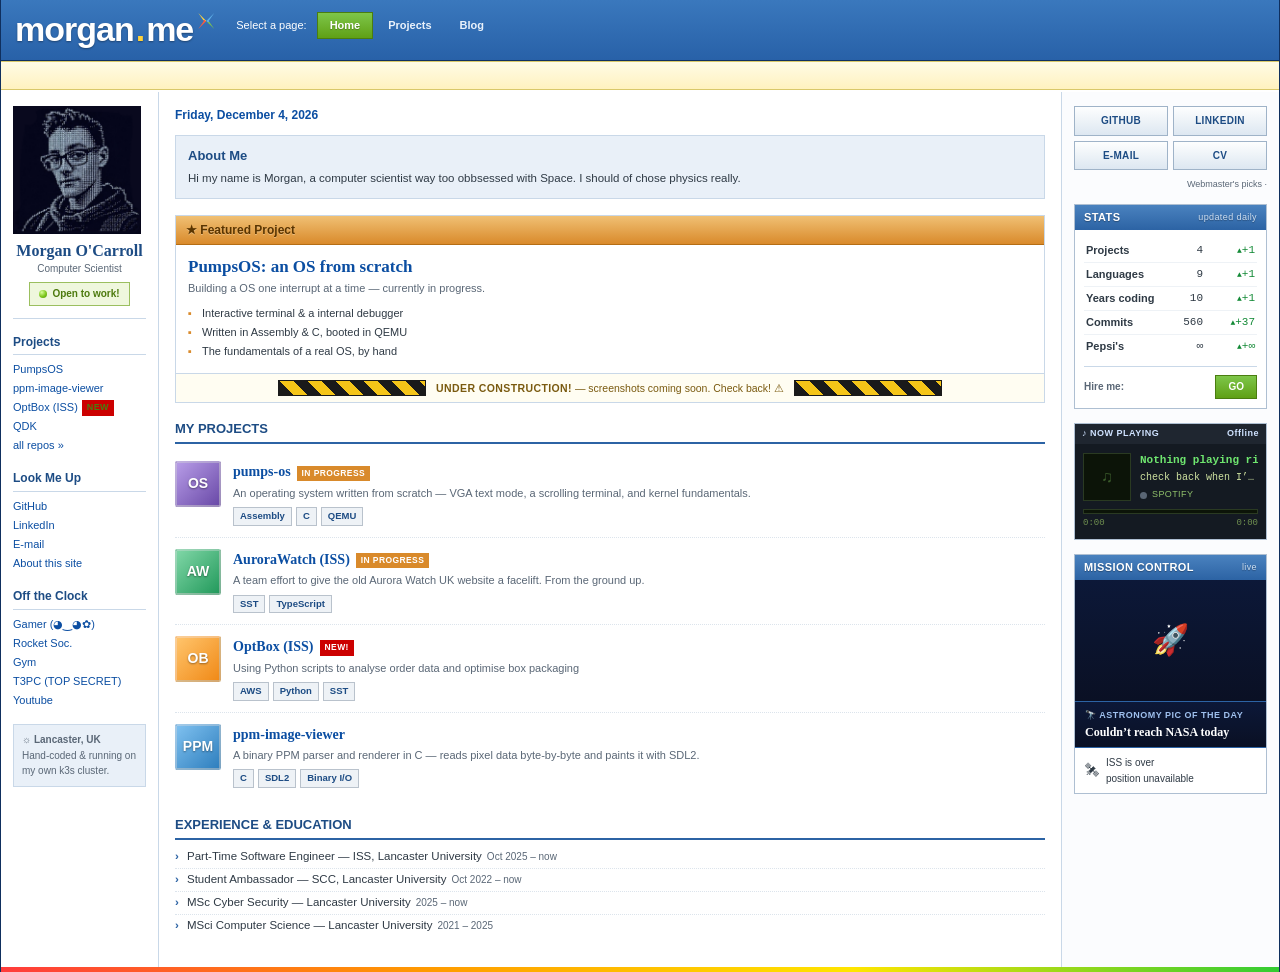
<file: index.html>
<!DOCTYPE html>
<html lang="en">
<head>
<meta charset="UTF-8">
<meta name="viewport" content="width=device-width, initial-scale=1.0">
<title>morgan.me :: Home</title>
<link rel="stylesheet" href="css/msn-portal.css">
<link rel="stylesheet" href="css/msn-combined.css">
<link rel="stylesheet" href="css/widgets.css">
<link rel="icon" href="data:image/svg+xml,<svg xmlns='http://www.w3.org/2000/svg' viewBox='0 0 100 100'><rect width='100' height='100' fill='%231f5096'/><text x='50' y='74' font-size='58' font-family='Arial' font-weight='bold' fill='white' text-anchor='middle'>m</text></svg>">
</head>
<body>

<div class="portal" data-screen-label="Combined Home">

  <!-- ===================== MASTHEAD ===================== -->
  <header class="masthead">
    <div class="masthead-grid">
      <div class="logo">morgan<span class="dot">.</span>me<span class="fly"></span></div>

      <div class="cat-row">
        <span class="cat-label">Select a page:</span>
        <span class="cats">
          <a class="on" href="#top">Home</a>
          <a href="projects.html">Projects</a>
          <a href="blog.html">Blog</a>
        </span>
      </div>
    </div>
  </header>

  <!-- ===================== MARQUEE ===================== -->
  <div class="marquee">
    <div class="marquee-in">
      <span class="star">&#10022;</span> Welcome to morgan.me &nbsp;&nbsp;
      <span class="star">&#10022;</span> Software Engineer at the Innovation Hub @ Lancaster Uni &nbsp;&nbsp;
      <span class="star">&#10022;</span> <span class="blink">NEW!</span> Researching trust based services for resource constained satellites &nbsp;&nbsp;
      <span class="star">&#10022;</span> Now building PumpsOS &nbsp;&nbsp;
      <span class="star">&#10022;</span> Open to work &mdash; let's talk &nbsp;&nbsp;
    </div>
  </div>

  <!-- ===================== CONTENT ===================== -->
  <div class="content" id="top">
    <div class="cols">

      <!-- ---------- LEFT SIDEBAR ---------- -->
      <nav class="col-left">

        <!-- profile card (from IE6 edition) -->
        <div class="profile-card">
          <div class="profile-frame">
            <img src="classified/me.png" alt="Morgan">
          </div>
          <div class="profile-name">Morgan O'Carroll</div>
          <div class="profile-role">Computer Scientist</div>
          <div class="profile-status"><span class="led"></span> Open to work!</div>
        </div>

        <div class="navgroup">
          <h3>Projects</h3>
          <ul class="navlist">
            <li><a href="https://github.com/OCarrollM/pumpsOS" target="_blank">PumpsOS</a></li>
            <li><a href="https://github.com/OCarrollM/cImageViewer" target="_blank">ppm-image-viewer</a></li>
            <li><a href="https://optbox.co.uk" target="_blank">OptBox (ISS)</a><span class="tag-new">NEW</span></li>
            <li><a href="https://github.com/OCarrollM/QDK" target="_blank">QDK</a></li>
            <li><a href="https://github.com/OCarrollM?tab=repositories" target="_blank">all repos &raquo;</a></li>
          </ul>
        </div>

        <div class="navgroup">
          <h3>Look Me Up</h3>
          <ul class="navlist">
            <li><a href="https://github.com/OCarrollM" target="_blank">GitHub</a></li>
            <li><a href="https://www.linkedin.com/in/morganocarroll/" target="_blank">LinkedIn</a></li>
            <li><a href="mailto:morganocarroll01@gmail.com">E-mail</a></li>
            <li><a href="#about">About this site</a></li>
          </ul>
        </div>

        <div class="navgroup">
          <h3>Off the Clock</h3>
          <ul class="navlist">
            <li><a href="https://steamcommunity.com/id/StealthPlayz">Gamer (◕‿◕✿)</a></li>
            <li><a href="https://lancaster-rocketry-society.github.io/Website/">Rocket Soc.</a></li>
            <li><a href="#">Gym</a></li>
            <li><a href="#">T3PC (TOP SECRET)</a></li>
            <li><a href="https://www.youtube.com/channel/UCS5soGLiinzxpFf4wolm-XQ">Youtube</a></li>
          </ul>
        </div>

        <div class="sidebar-note">
          <b>&#9788; Lancaster, UK</b><br>
          Hand-coded &amp; running on my own k3s cluster.
        </div>
      </nav>

      <!-- ---------- CENTER COLUMN ---------- -->
      <main class="col-mid">
        <div class="datebar" id="datebar">Loading the date...</div>

        <!-- About blurb -->
        <section class="aboutblurb" id="about">
          <h2>About Me</h2>
          Hi my name is Morgan, a computer scientist way too obbsessed with Space. I should of chose physics really.
        </section>

        <!-- Feature card with under-construction note -->
        <section class="feature" id="projects">
          <div class="feature-head">&#9733; Featured Project</div>
          <div class="feature-body">
            <div class="feature-main">
              <div class="feature-title"><a href="https://github.com/OCarrollM/pumpsOS" target="_blank">PumpsOS: an OS from scratch</a></div>
              <div class="feature-sub">Building a OS one interrupt at a time &mdash; currently in progress.</div>
              <ul class="feature-list">
                <li>Interactive terminal &amp; a internal debugger</li>
                <li>Written in Assembly &amp; C, booted in QEMU</li>
                <li>The fundamentals of a real OS, by hand</li>
              </ul>
            </div>
          </div>
          <div class="construction">
            <span class="barber"></span>
            <span><b>UNDER CONSTRUCTION!</b> &mdash; screenshots coming soon. Check back! &#9888;</span>
            <span class="barber"></span>
          </div>
        </section>

        <!-- Projects as rich cards (from IE6 edition) -->
        <section class="newsblock">
          <h2>MY PROJECTS</h2>
          <div class="pcards">
            <article class="pcard">
              <div class="pcard-ico ic-os">OS</div>
              <div class="pcard-main">
                <div class="pcard-name"><a href="https://github.com/OCarrollM/pumpsOS" target="_blank">pumps-os</a><span class="tag-hot">IN PROGRESS</span></div>
                <div class="pcard-desc">An operating system written from scratch &mdash; VGA text mode, a scrolling terminal, and kernel fundamentals.</div>
                <div class="pcard-chips"><span class="pchip">Assembly</span><span class="pchip">C</span><span class="pchip">QEMU</span></div>
              </div>
            </article>
            <article class="pcard">
              <div class="pcard-ico ic-k8">AW</div>
              <div class="pcard-main">
                <div class="pcard-name"><a href="#" target="_blank">AuroraWatch (ISS)</a><span class="tag-hot">IN PROGRESS</span></div>
                <div class="pcard-desc">A team effort to give the old Aurora Watch UK website a facelift. From the ground up.</div>
                <div class="pcard-chips"><span class="pchip">SST</span><span class="pchip">TypeScript</span></div>
              </div>
            </article>
            <article class="pcard">
              <div class="pcard-ico ic-aws">OB</div>
              <div class="pcard-main">
                <div class="pcard-name"><a href="https://optbox.co.uk/" target="_blank">OptBox (ISS)</a><span class="tag-new blink">NEW!</span></div>
                <div class="pcard-desc">Using Python scripts to analyse order data and optimise box packaging</div>
                <div class="pcard-chips"><span class="pchip">AWS</span><span class="pchip">Python</span><span class="pchip">SST</span></div>
              </div>
            </article>
            <article class="pcard">
              <div class="pcard-ico ic-c">PPM</div>
              <div class="pcard-main">
                <div class="pcard-name"><a href="https://github.com/OCarrollM/cImageViewer" target="_blank">ppm-image-viewer</a></div>
                <div class="pcard-desc">A binary PPM parser and renderer in C &mdash; reads pixel data byte-by-byte and paints it with SDL2.</div>
                <div class="pcard-chips"><span class="pchip">C</span><span class="pchip">SDL2</span><span class="pchip">Binary I/O</span></div>
              </div>
            </article>
          </div>
        </section>

        <!-- Experience as a headline block -->
        <section class="newsblock" id="experience">
          <h2>EXPERIENCE &amp; EDUCATION</h2>
          <ul class="newslist">
            <li>Part-Time Software Engineer &mdash; ISS, Lancaster University<span class="when">Oct 2025 &ndash; now</span></li>
            <li>Student Ambassador &mdash; SCC, Lancaster University<span class="when">Oct 2022 &ndash; now</span></li>
            <li>MSc Cyber Security &mdash; Lancaster University<span class="when">2025 &ndash; now</span></li>
            <li>MSci Computer Science &mdash; Lancaster University<span class="when">2021 &ndash; 2025</span></li>
          </ul>
        </section>
      </main>

      <!-- ---------- RIGHT COLUMN ---------- -->
      <aside class="col-right">

        <!-- sign-in style buttons -->
        <div class="signins">
          <a class="signin" href="https://github.com/OCarrollM" target="_blank">GitHub</a>
          <a class="signin" href="https://www.linkedin.com/in/morganocarroll/" target="_blank">LinkedIn</a>
          <a class="signin" href="mailto:morganocarroll01@gmail.com">E-mail</a>
          <a class="signin" href="#" download>CV</a>
        </div>
        <div class="adfeedback">Webmaster's picks &middot;</div>

        <!-- STATS module (MONEY style) -->
        <div class="module">
          <div class="module-head"><span>Stats</span><span class="mini">updated daily</span></div>
          <div class="module-body">
            <table class="ticker">
              <tr><td class="name">Projects</td><td class="val">4</td><td class="chg up">+1</td></tr>
              <tr><td class="name">Languages</td><td class="val">9</td><td class="chg up">+1</td></tr>
              <tr><td class="name">Years coding</td><td class="val">10</td><td class="chg up">+1</td></tr>
              <tr><td class="name">Commits</td><td class="val">560</td><td class="chg up">+37</td></tr>
              <tr><td class="name">Pepsi's</td><td class="val">&#8734;</td><td class="chg up">+&#8734;</td></tr>
            </table>
            <div class="hirerow">
              <span class="lbl">Hire me:</span>
              <a href="mailto:morganocarroll01@gmail.com">GO</a>
            </div>
          </div>
        </div>

        <!-- NOW PLAYING -->
        <div class="module">
          <div class="winamp-bar"><span>♪ NOW PLAYING</span><span id="np-state">Offline</span></div>
          <div class="np-body">
            <div class="np">
              <div class="np-art" id="np-art">♫</div>
              <div class="np-info">
                <div class="np-title" id="np-title"><span class="scroll">Nothing playing right now</span></div>
                <div class="np-artist" id="np-artist">check back when I'm at the keyboard</div>
                <div class="np-state"><span class="np-dot off" id="np-dot"></span> <span>Spotify</span></div>
              </div>
            </div>
            <div class="np-prog"><div class="np-prog-fill" id="np-fill"></div></div>
            <div class="np-times"><span id="np-cur">0:00</span><span id="np-dur">0:00</span></div>
          </div>
        </div>

        <!-- SPACE WIDGET (live: NASA picture of the day + ISS) -->
        <div class="module">
          <div class="module-head"><span>Mission Control</span><span class="mini">live</span></div>
          <div class="space-body">
            <a class="apod" id="apod-link" href="https://apod.nasa.gov/apod/" target="_blank" rel="noopener">
              <div class="apod-img apod-empty" id="apod-img">&#128640;</div>
              <div class="apod-cap">
                <div class="apod-label">&#128301; Astronomy Pic of the Day</div>
                <div class="apod-title" id="apod-title">Loading today&rsquo;s image&hellip;</div>
              </div>
            </a>
            <div class="space-iss">
              <span class="sat">&#128752;</span>
              <div>ISS is over<br><span id="space-iss-pos">locating&hellip;</span></div>
            </div>
          </div>
        </div>
      </aside>
    </div>
  </div>

  <!-- rainbow divider (from IE6 edition) -->
  <hr class="rainbow">


</div>

<script src="js/image-slot.js"></script>
<script src="js/msn-portal.js"></script>
<script src="js/widgets.js"></script>
</body>
</html>
</file>
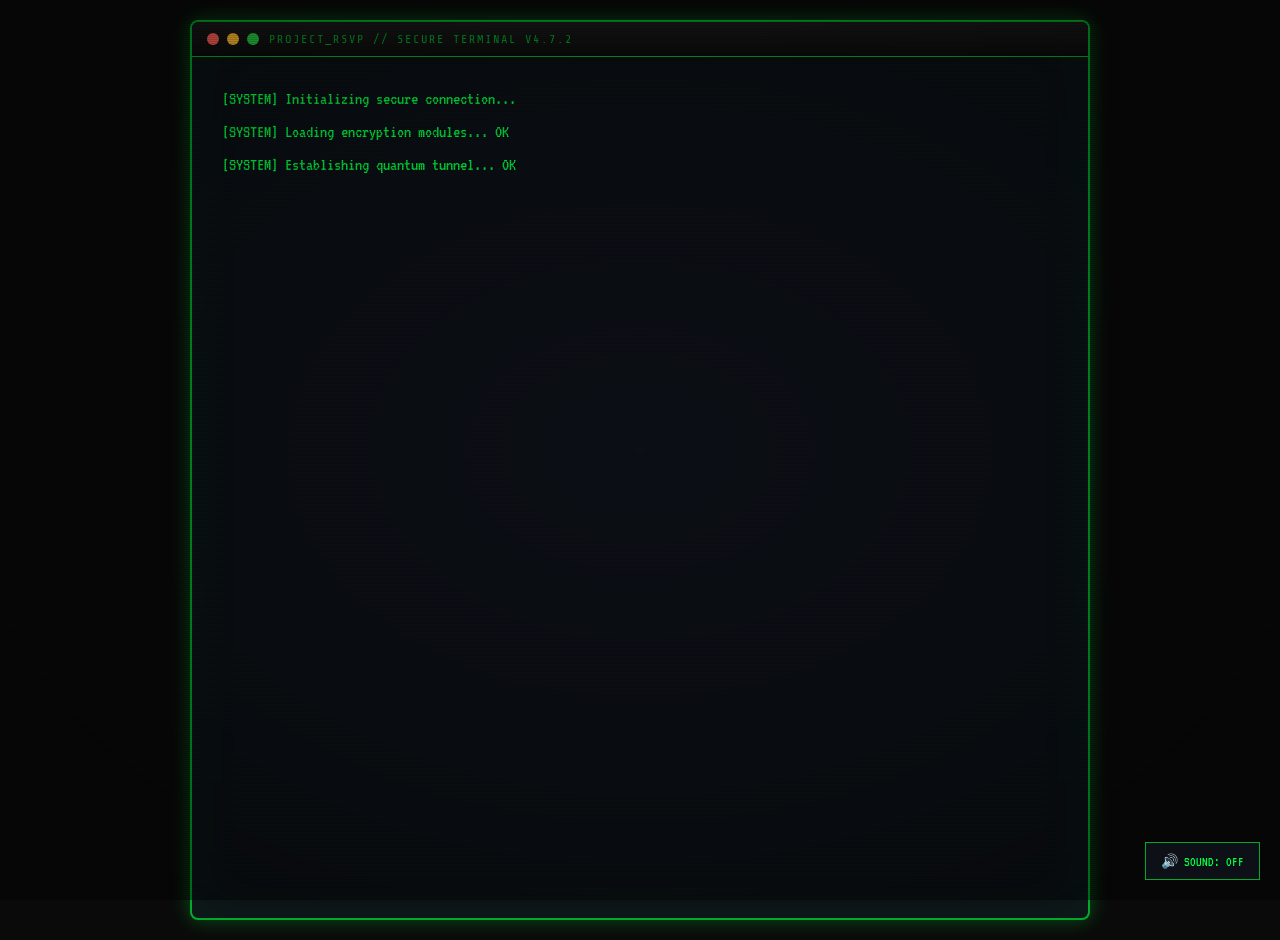
<file: classified/index.html>
<!DOCTYPE html>
<html lang="en">
<head>
    <meta charset="UTF-8">
    <meta name="viewport" content="width=device-width, initial-scale=1.0">
    <title>ACCESS RESTRICTED</title>
    <link rel="preconnect" href="https://fonts.googleapis.com">
    <link rel="preconnect" href="https://fonts.gstatic.com" crossorigin>
    <link rel="stylesheet" href="https://fonts.googleapis.com/css2?family=VT323&family=Share+Tech+Mono&display=swap">
    <link rel="stylesheet" href="../css/classifiedstyle.css">
</head>
<body class="screen-flicker">
    <div class="terminal-container">
        <div class="terminal-window">
            <div class="terminal-header">
                <div class="terminal-buttons">
                    <span class="terminal-btn red"></span>
                    <span class="terminal-btn yellow"></span>
                    <span class="terminal-btn green"></span>
                </div>
                <span class="terminal-title">PROJECT_RSVP // SECURE TERMINAL v4.7.2</span>
            </div>
            <div class="terminal-body">
                
                <!-- BOOT SEQUENCE -->
                <div id="boot-screen">
                    <div class="boot-line" data-delay="0">[SYSTEM] Initializing secure connection...</div>
                    <div class="boot-line" data-delay="400">[SYSTEM] Loading encryption modules... OK</div>
                    <div class="boot-line" data-delay="800">[SYSTEM] Establishing quantum tunnel... OK</div>
                    <div class="boot-line" data-delay="1200">[SYSTEM] Verifying network integrity... OK</div>
                    <div class="boot-line warning" data-delay="1600">[WARNING] Unauthorized access attempt detected</div>
                    <div class="boot-line warning" data-delay="2000">[WARNING] Tracing connection origin...</div>
                    <div class="boot-line error" data-delay="2400">[ALERT] INTRUDER DETECTED - SECTOR 7</div>
                    <div class="boot-line" data-delay="2800">[SYSTEM] Deploying countermeasures...</div>
                    <div class="boot-line" data-delay="3200">[SYSTEM] Countermeasures failed.</div>
                    <div class="boot-line success" data-delay="3600">[SYSTEM] Connection established.</div>
                    <div class="boot-line success" data-delay="4000">[SYSTEM] Welcome to PROJECT RSVP.</div>
                    <div class="boot-line" data-delay="4400">[SYSTEM] Authentication required.</div>
                    <div class="boot-line" data-delay="4800">[SYSTEM] Loading login interface...</div>
                </div>

                <!-- STAGE 1: LOGIN -->
                <div id="login-stage">
                    <div class="classified-banner">
                        <h1 class="glitch" data-text="CLASSIFIED">CLASSIFIED</h1>
                        <p>CLEARANCE LEVEL: ULTRA // PROJECT RSVP</p>
                    </div>

                    <div class="login-form">
                        <div class="input-group">
                            <label>&gt; ENTER AGENT IDENTIFIER:</label>
                            <input type="text" id="username" placeholder="USERNAME" autocomplete="off">
                        </div>
                        <div class="input-group">
                            <label>&gt; ENTER ACCESS CODE:</label>
                            <input type="password" id="password" placeholder="PASSWORD" autocomplete="off">
                        </div>
                        <button class="submit-btn" id="login-btn">[ AUTHENTICATE ]</button>
                        <p class="error-msg" id="login-error">ACCESS DENIED - INVALID CREDENTIALS</p>
                        <p class="hint-text">Perhaps the system logs contain something useful...</p>
                    </div>

                    <!-- Hidden clue in system log -->
                    <div class="system-log">
                        <p>[2024-03-15 09:14:22] System backup completed</p>
                        <p>[2024-03-15 09:15:01] User activity: /var/logs cleared</p>
                        <p>[2024-03-15 09:15:45] Maintenance mode disabled</p>
                        <p>[2024-03-15 09:16:33] AUTH_DEBUG: Default credentials reminder</p>
                        <p>[2024-03-15 09:16:34] AUTH_DEBUG: usr=taskmaster pwd=shadowgate</p>
                        <p>[2024-03-15 09:16:35] AUTH_DEBUG: TODO - remove before deployment</p>
                        <p>[2024-03-15 09:17:02] Firewall rules updated</p>
                        <p>[2024-03-15 09:18:11] Connection pool: 47/100</p>
                        <p>[2024-03-15 09:19:44] Memory usage: 67%</p>
                    </div>
                </div>

                <!-- STAGE 2: CIPHER -->
                <div id="cipher-stage">
                    <div class="access-granted">
                        ✓ AUTHENTICATION SUCCESSFUL - WELCOME, AGENT
                    </div>

                    <div class="transmission-box">
                        <div class="transmission-header">ENCRYPTED TRANSMISSION DETECTED</div>
                        <div class="encrypted-message" id="cipher-text">
                            GHDU WDVN PDVWHU, L, PRUJDQ R'FDUUROO, KXPEOB DFFHSW BRXU FKDOOHQJH.
                        </div>
                    </div>

                    <div class="cipher-instructions">
                        <h3>&gt; DECRYPTION PROTOCOL</h3>
                        <p>The transmission has been intercepted but remains encrypted.</p>
                        <p>Intelligence suggests a classical substitution cipher was used.</p>
                        <p>Your mission: Decode the message and enter the FIRST WORD to confirm receipt.</p>
                        
                        <div class="cipher-clue">
                            "In the days of Caesar, secrets were kept by shifting the alphabet. 
                            The key lies THREE steps back from where you stand."
                        </div>
                    </div>

                    <input type="text" class="decode-input" id="decode-input" placeholder="ENTER FIRST WORD" autocomplete="off">
                    <button class="submit-btn" id="decode-btn">[ DECRYPT TRANSMISSION ]</button>
                    <p class="error-msg" id="decode-error">DECRYPTION FAILED - INCORRECT KEY</p>
                </div>

                <!-- FINAL REVEAL -->
                <div id="final-stage">
                    <div class="reveal-container">
                        <div class="transmission-decrypted">
                            ▓▓▓ TRANSMISSION DECRYPTED ▓▓▓
                        </div>

                        <div class="final-message" id="final-message">
                            <span id="message-text"></span>
                        </div>

                        <div class="countdown-container">
                            <div class="countdown-label">⚠ SYSTEM PURGE INITIATED ⚠</div>
                            <div class="countdown-timer" id="countdown">60</div>
                            <div class="purge-warning">ALL DATA WILL BE DESTROYED</div>
                        </div>
                    </div>
                </div>

            </div>
        </div>
    </div>

    <button class="audio-toggle" id="audio-toggle">🔊 SOUND: OFF</button>

    <script>
        // Audio context
        let audioCtx = null;
        let soundEnabled = false;

        document.getElementById('audio-toggle').addEventListener('click', () => {
            soundEnabled = !soundEnabled;
            document.getElementById('audio-toggle').textContent = soundEnabled ? '🔊 SOUND: ON' : '🔊 SOUND: OFF';
            if (soundEnabled && !audioCtx) {
                audioCtx = new (window.audioContext || window.webkitAudioContext)();
            }
        });

        function playBeep(frequency = 800, duration = 0.1, type = 'square') {
            if (!soundEnabled || !audioCtx) return;
            const oscillator = audioCtx.createOscillator();
            const gainNode = audioCtx.createGain();
            oscillator.connect(gainNode);
            gainNode.connect(audioCtx.destination);
            oscillator.frequency.value = frequency;
            oscillator.type = type;
            gainNode.gain.setValueAtTime(0.1, audioCtx.currentTime);
            gainNode.gain.exponentialRampToValueAtTime(0.01, audioCtx.currentTime + duration);
            oscillator.start(audioCtx.currentTime);
            oscillator.stop(audioCtx.currentTime + duration);
        }

        function playSuccess() {
            if (!soundEnabled || !audioCtx) return;
            playBeep(523, 0.1);
            setTimeout(() => playBeep(659, 0.1), 100);
            setTimeout(() => playBeep(784, 0.2), 200);
        }

        function playError() {
            if (!soundEnabled || !audioCtx) return;
            let count = 0;
            const alarm = setInterval(() => {
                playBeep(count % 2 === 0 ? 800 : 600, 0.2);
                count++;
                if (count > 6) clearInterval(alarm);
            }, 300);
        }

        // Boot sequence
        document.addEventListener('DOMContentLoaded', () => {
            const bootLines = document.querySelectorAll('.boot-line');
            bootLines.forEach((line, index) => {
                const delay = parseInt(line.dataset.delay);
                setTimeout(() => {
                    line.classList.add('visible');
                    playBeep(400 + (index * 50), 0.05);
                }, delay);
            });

            // Show login stage after boot
            setTimeout(() => {
                document.getElementById('boot-screen').style.display = 'none';
                document.getElementById('login-stage').style.display = 'block';
                playBeep(1000, 0.2);
            }, 5500);
        });

        // Stage 1
        document.getElementById('login-btn').addEventListener('click', attemptLogin);
        document.getElementById('password').addEventListener('keypress', (e) => {
            if (e.key === 'Enter') attemptLogin();
        });

        function attemptLogin() {
            const username = document.getElementById('username').value.toLowerCase().trim();
            const password = document.getElementById('password').value.toLowerCase().trim();
            const errorMsg = document.getElementById('login-error');

            // hidden creds taskmaster / shadowgate
            if (username === 'taskmaster' && password === 'shadowgate') {
                playSuccess();
                document.getElementById('login-stage').style.display = 'none';
                document.getElementById('cipher-stage').style.display = 'block';
            } else {
                playError();
                errorMsg.style.display = 'block';
                document.getElementById('login-btn').classList.add('corrupting');
                setTimeout(() => {
                    errorMsg.style.display = 'none';
                    document.getElementById('login-btn').classList.remove('corrupting');
                }, 2000);
            }
        }

        // cipher
        document.getElementById('decode-btn').addEventListener('click', attemptDecode);
        document.getElementById('decode-input').addEventListener('keypress', (e) => {
            if (e.key === 'Enter') attemptDecode();
        });

        function attemptDecode() {
            const answer = document.getElementById('decode-input').value.toLowerCase().trim();
            const errorMsg = document.getElementById('decode-error');

            if (answer === 'dear') {
                playSuccess();
                // playAlarm();
                document.getElementById('cipher-stage').style.display = 'none';
                document.getElementById('final-stage').style.display = 'block';
                revealMessage();
                startCountdown();
            } else {
                playError();
                errorMsg.style.display = 'block';
                document.getElementById('decode-btn').classList.add('corrupting');
                setTimeout(() => {
                    errorMsg.style.display = 'none';
                    document.getElementById('decode-btn').classList.remove('corrupting');
                }, 2000);
            }
        }

        // Final reveal
        function revealMessage() {
            const message = "DEAR TASKMASTER, I, MORGAN O'CARROLL, HUMBLY ACCEPT YOUR CHALLENGE";
            const container = document.getElementById('message-text');
            let index = 0;

            const typeInterval = setInterval(() => {
                if (index < message.length) {
                    container.textContent += message[index];
                    playBeep(600 + Math.random() * 200, 0.03);
                    index++;
                } else {
                    clearInterval(typeInterval);
                    playSuccess();
                }
            }, 50);
        }

        // Countdown with corruption
        function startCountdown() {
            let seconds = 60;
            const timerEl = document.getElementById('countdown');
            const finalStage = document.getElementById('final-stage');

            const countdownInterval = setInterval(() => {
                seconds--;
                timerEl.textContent = seconds;

                if (seconds <= 10) {
                    playBeep(300, 0.1);
                }

                if (seconds <= 5) {
                    finalStage.classList.add('corrupting');
                }

                if (seconds <= 0) {
                    clearInterval(countdownInterval);
                    // end
                    document.body.innerHTML = `
                        <div style="
                            display: flex;
                            align-items: center;
                            justify-content: center;
                            height: 100vh;
                            background #000;
                            color: #00ff41;
                            font-family: 'VT323', monospace;
                            font-size: 48px;
                            text-align: center;
                            text-shadow: 0 0 30px rgba(0, 255, 65, 0.8);
                        ">
                            [CONNECTION TERMINATED]<br><br>
                            <span style="font-size: 24px; color: #00aa2a;">
                                TRANSMISSION CONFIRMED<br>
                                AGENT MORGAN O'CARROLL - STATUS: ACTIVE
                            </span>
                        </div>
                    `;
                }
            }, 1000);
        }
    </script>

<!-- 
===============================================
CLASSIFIED DOCUMENT - PROJECT RSVP
===============================================

If you're reading this, you've found the source.
But that's not where the real secrets lie.

Look to the logs. The careless always leave traces.

USERNAME: taskmaster
PASSWORD: shadowgate

The cipher? Think Roman. Think emperor. Think THREE.

===============================================
-->
</body>
</html>
</file>
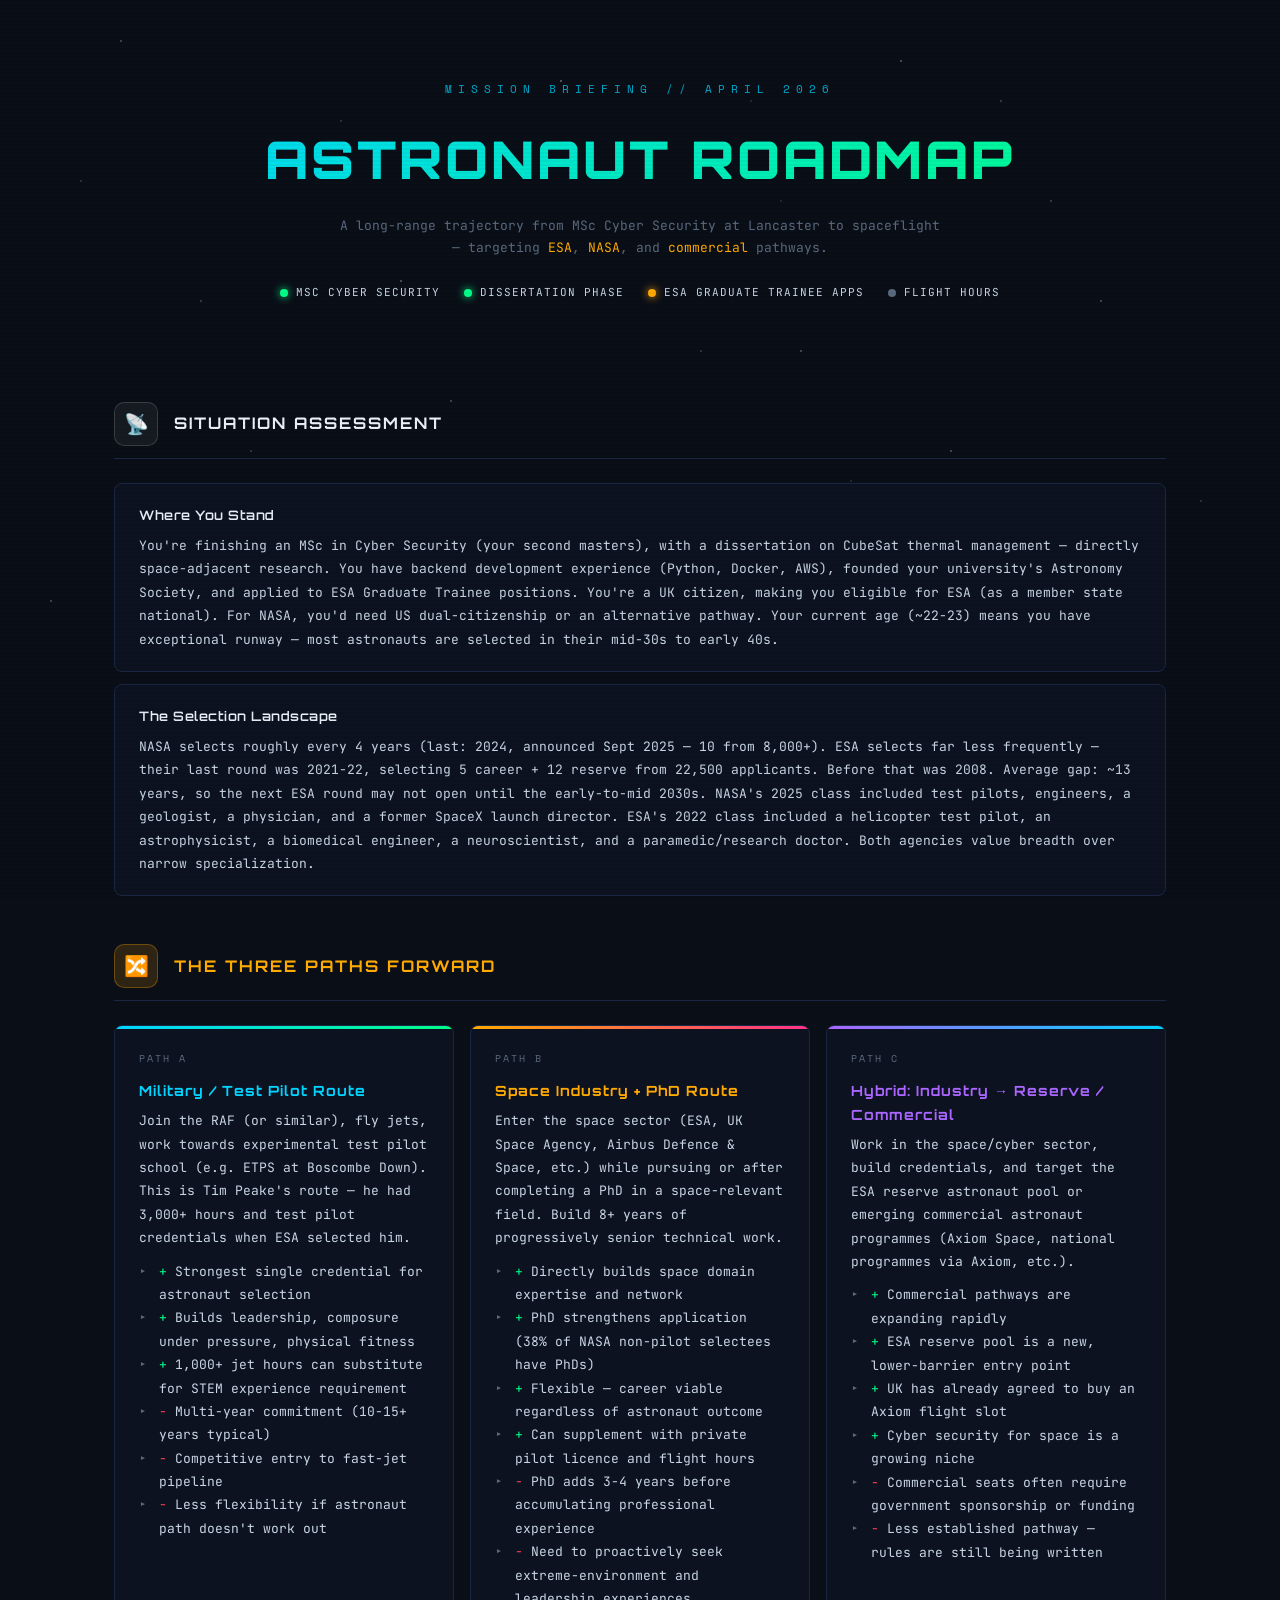
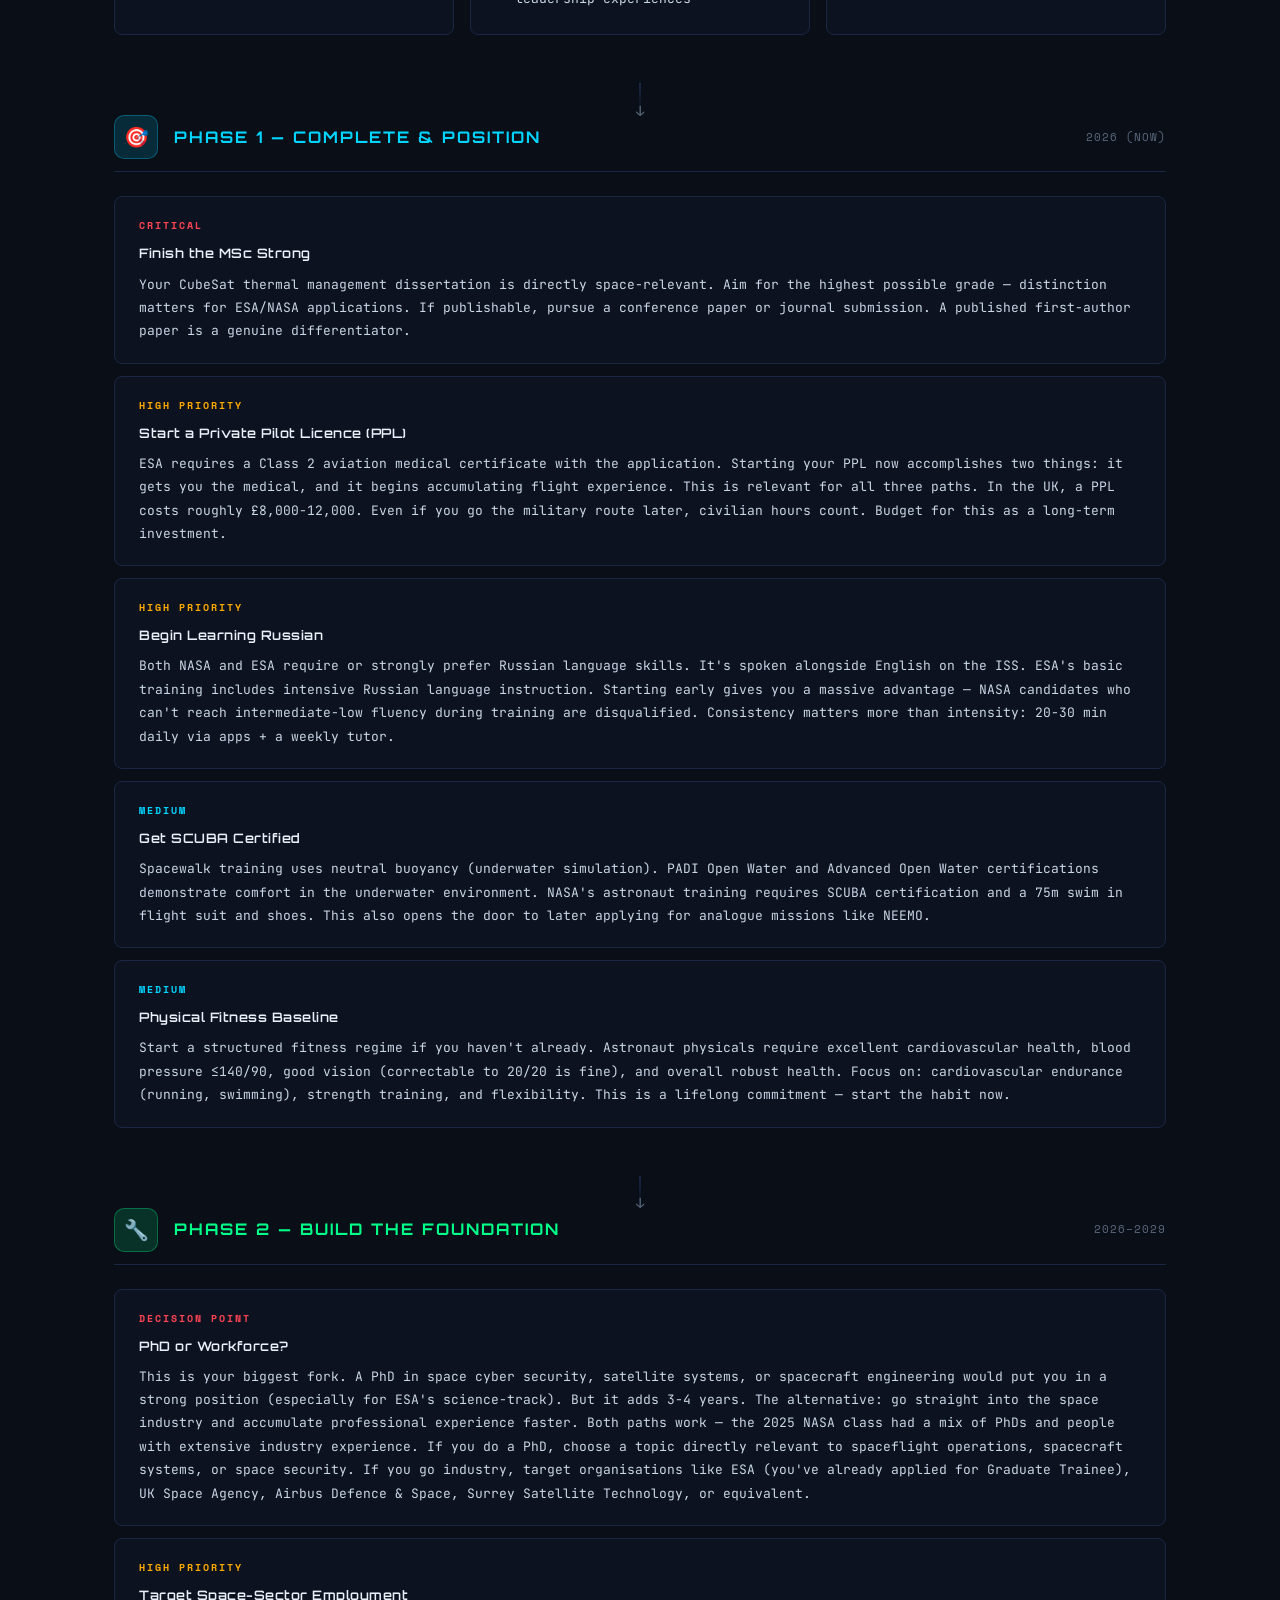
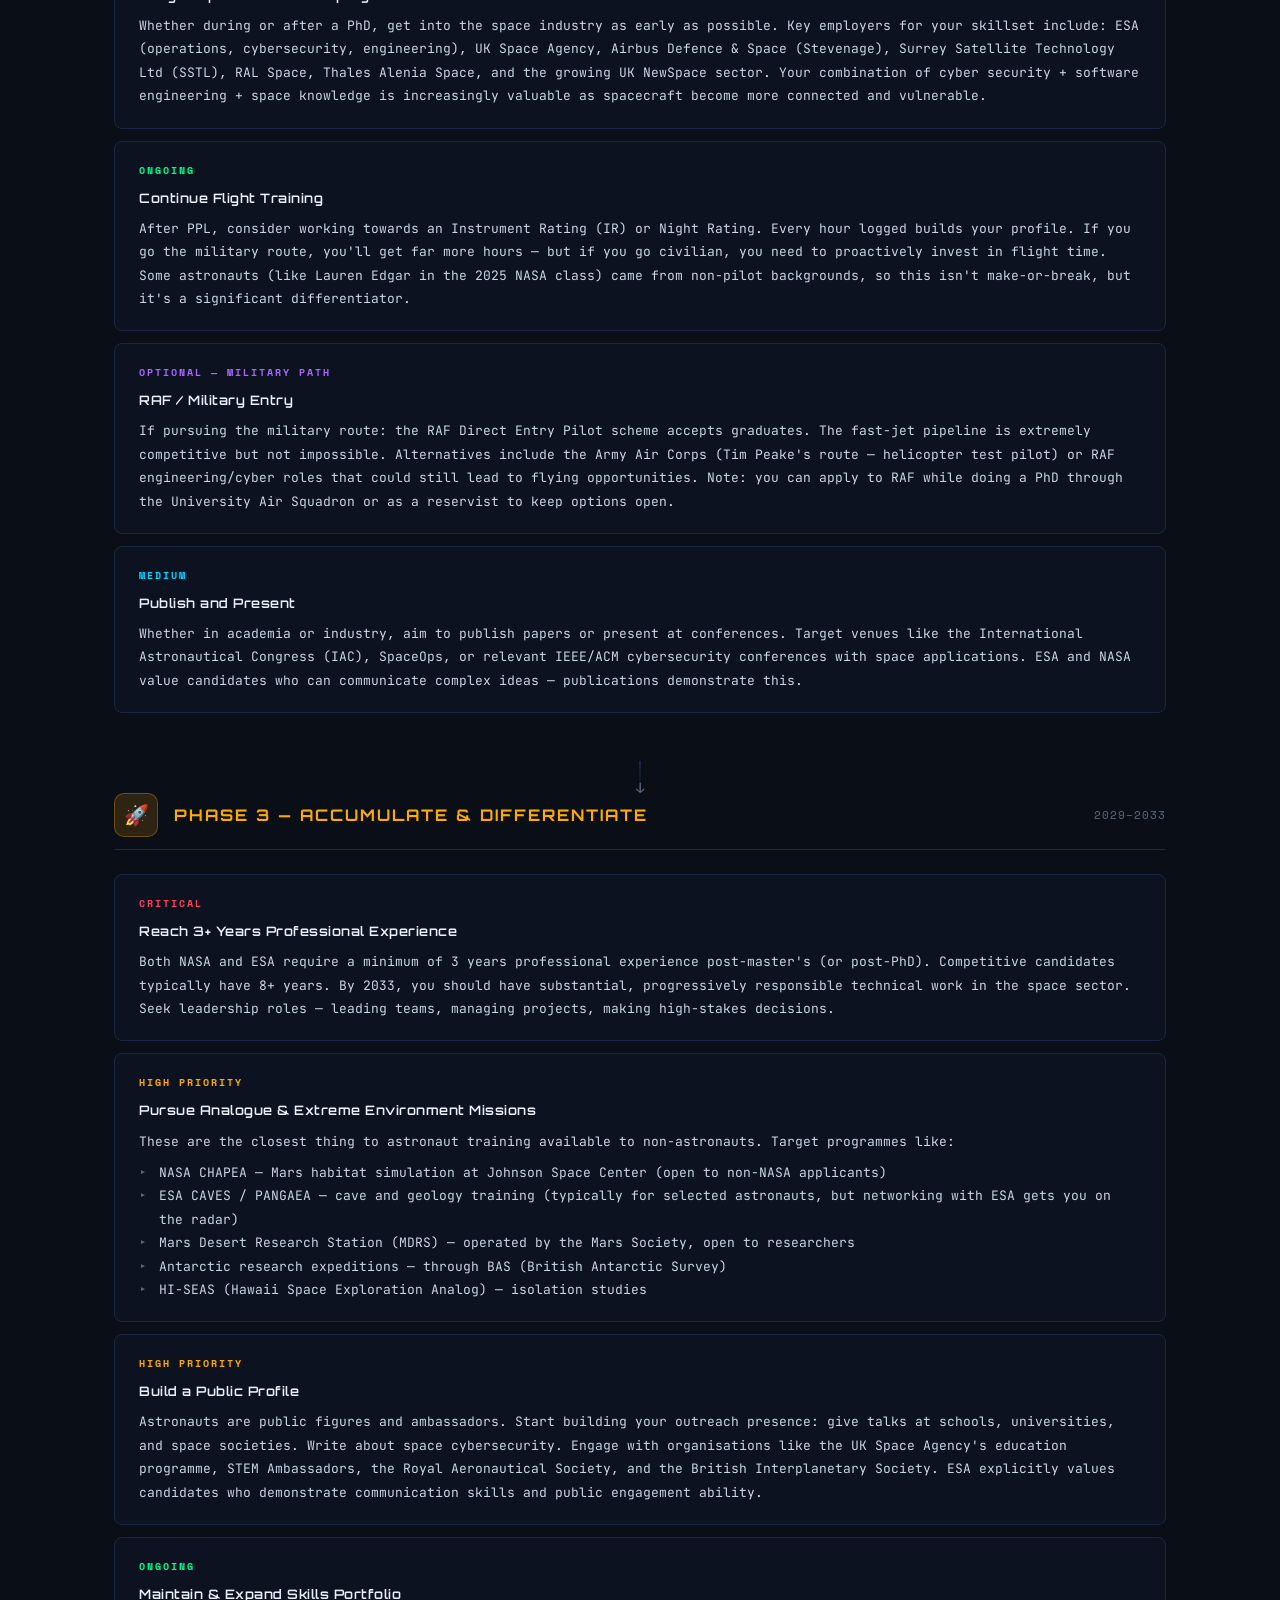
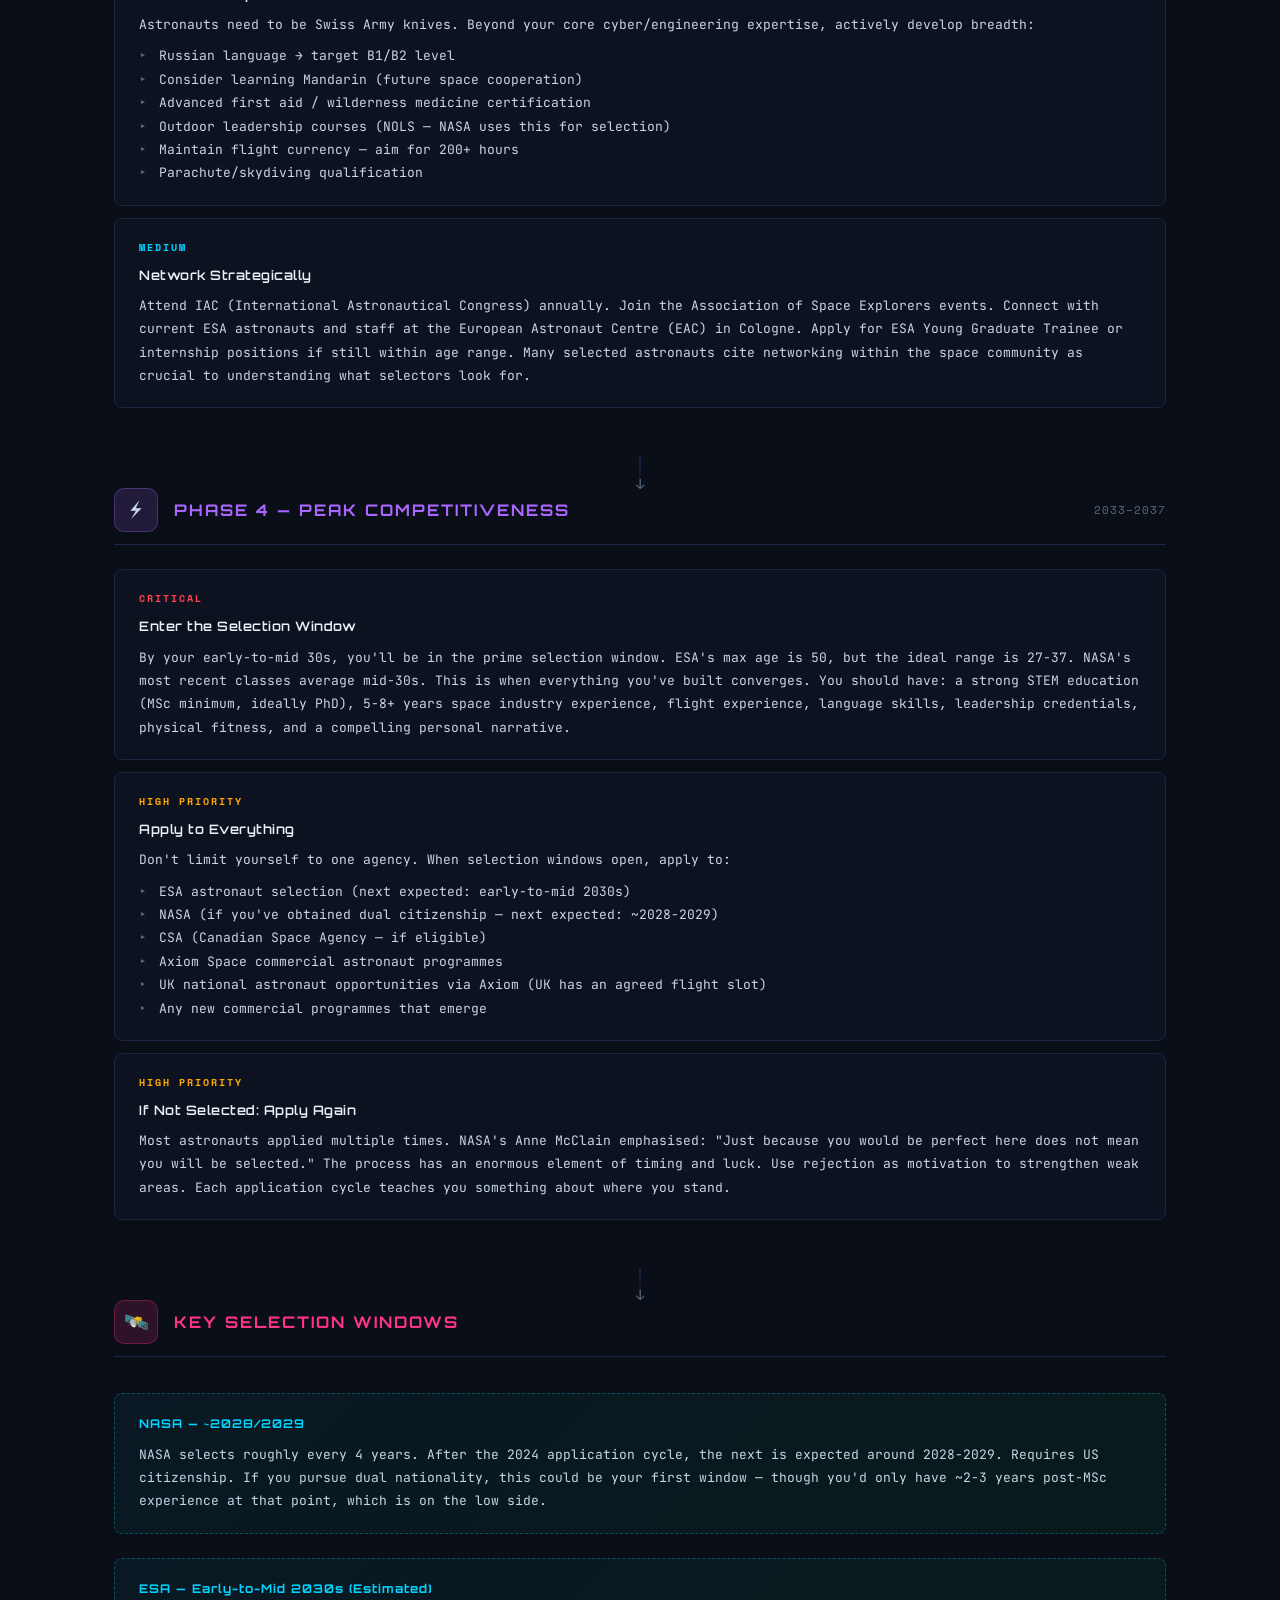
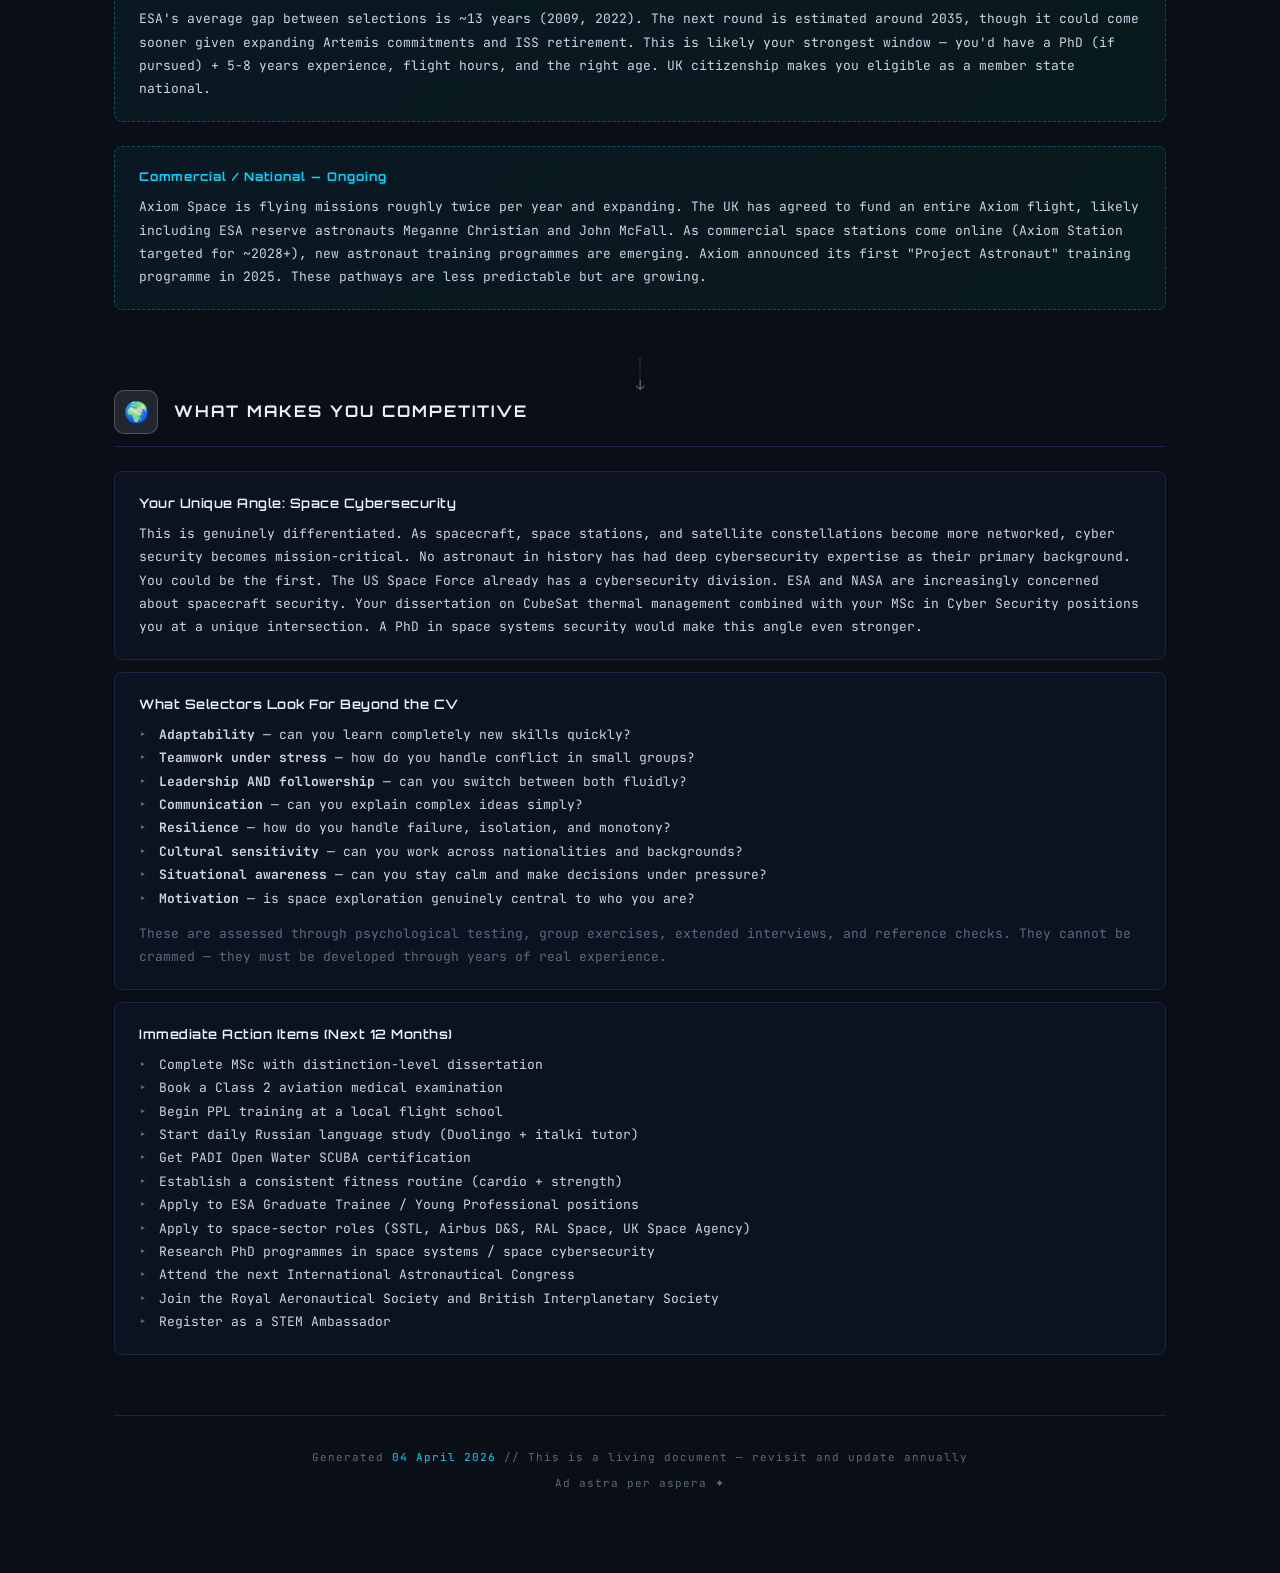
<file: info/index.html>
<!DOCTYPE html>
<html lang="en">
<head>
<meta charset="UTF-8">
<meta name="viewport" content="width=device-width, initial-scale=1.0">
<title>Astronaut Roadmap — Morgan O'Carroll</title>
<link href="https://fonts.googleapis.com/css2?family=Space+Mono:ital,wght@0,400;0,700;1,400&family=Orbitron:wght@400;500;600;700;800;900&family=JetBrains+Mono:wght@300;400;500;600&display=swap" rel="stylesheet">
<style>
:root {
  --bg: #0a0e17;
  --bg-card: #0d1220;
  --bg-card-hover: #111830;
  --border: #1a2744;
  --border-glow: #00d4ff33;
  --text: #c8d6e5;
  --text-dim: #5a6a7e;
  --text-bright: #e8f0f8;
  --accent-cyan: #00d4ff;
  --accent-green: #00ff88;
  --accent-amber: #ffaa00;
  --accent-magenta: #ff3388;
  --accent-purple: #aa66ff;
  --accent-red: #ff4455;
  --glow-cyan: 0 0 20px #00d4ff44, 0 0 40px #00d4ff22;
  --glow-green: 0 0 20px #00ff8844, 0 0 40px #00ff8822;
}

* { margin: 0; padding: 0; box-sizing: border-box; }

body {
  background: var(--bg);
  color: var(--text);
  font-family: 'JetBrains Mono', monospace;
  font-size: 14px;
  line-height: 1.7;
  overflow-x: hidden;
}

/* Scanline overlay */
body::after {
  content: '';
  position: fixed;
  top: 0; left: 0; right: 0; bottom: 0;
  background: repeating-linear-gradient(
    0deg,
    transparent,
    transparent 2px,
    rgba(0,0,0,0.03) 2px,
    rgba(0,0,0,0.03) 4px
  );
  pointer-events: none;
  z-index: 9999;
}

/* Stars background */
.stars {
  position: fixed;
  top: 0; left: 0; right: 0; bottom: 0;
  z-index: 0;
  overflow: hidden;
}

.stars::before, .stars::after {
  content: '';
  position: absolute;
  width: 2px; height: 2px;
  border-radius: 50%;
  box-shadow:
    120px 40px 0 0 rgba(255,255,255,0.3),
    340px 120px 0 0 rgba(255,255,255,0.2),
    560px 80px 0 0 rgba(255,255,255,0.4),
    780px 200px 0 0 rgba(255,255,255,0.15),
    900px 60px 0 0 rgba(255,255,255,0.35),
    200px 300px 0 0 rgba(255,255,255,0.25),
    450px 400px 0 0 rgba(255,255,255,0.3),
    700px 350px 0 0 rgba(255,255,255,0.2),
    150px 500px 0 0 rgba(255,255,255,0.4),
    850px 480px 0 0 rgba(255,255,255,0.15),
    50px 600px 0 0 rgba(255,255,255,0.3),
    600px 550px 0 0 rgba(255,255,255,0.2),
    1000px 100px 0 0 rgba(255,255,255,0.25),
    1100px 300px 0 0 rgba(255,255,255,0.3),
    1200px 500px 0 0 rgba(255,255,255,0.2),
    300px 700px 0 0 rgba(255,255,255,0.35);
  animation: twinkle 4s ease-in-out infinite alternate;
}

.stars::after {
  box-shadow:
    80px 180px 0 0 rgba(255,255,255,0.2),
    400px 280px 0 0 rgba(255,255,255,0.35),
    620px 150px 0 0 rgba(255,255,255,0.15),
    800px 350px 0 0 rgba(255,255,255,0.3),
    1050px 200px 0 0 rgba(255,255,255,0.25),
    250px 450px 0 0 rgba(255,255,255,0.2),
    500px 600px 0 0 rgba(255,255,255,0.4),
    750px 100px 0 0 rgba(255,255,255,0.15),
    950px 450px 0 0 rgba(255,255,255,0.3);
  animation-delay: 2s;
}

@keyframes twinkle {
  0% { opacity: 0.6; }
  100% { opacity: 1; }
}

.container {
  position: relative;
  z-index: 1;
  max-width: 1100px;
  margin: 0 auto;
  padding: 40px 24px 80px;
}

/* Header */
.header {
  text-align: center;
  margin-bottom: 60px;
  padding: 40px 0;
}

.header-label {
  font-family: 'Space Mono', monospace;
  font-size: 11px;
  letter-spacing: 6px;
  text-transform: uppercase;
  color: var(--accent-cyan);
  margin-bottom: 16px;
  opacity: 0.8;
}

.header h1 {
  font-family: 'Orbitron', sans-serif;
  font-size: clamp(28px, 5vw, 52px);
  font-weight: 900;
  letter-spacing: 3px;
  background: linear-gradient(135deg, var(--accent-cyan), var(--accent-green));
  -webkit-background-clip: text;
  -webkit-text-fill-color: transparent;
  background-clip: text;
  margin-bottom: 12px;
}

.header-sub {
  font-size: 13px;
  color: var(--text-dim);
  max-width: 600px;
  margin: 0 auto;
}

.header-sub span {
  color: var(--accent-amber);
}

/* Status bar */
.status-bar {
  display: flex;
  justify-content: center;
  gap: 24px;
  margin-top: 24px;
  flex-wrap: wrap;
}

.status-item {
  display: flex;
  align-items: center;
  gap: 8px;
  font-size: 11px;
  letter-spacing: 1px;
  text-transform: uppercase;
}

.status-dot {
  width: 8px; height: 8px;
  border-radius: 50%;
  animation: pulse 2s ease-in-out infinite;
}

.status-dot.active { background: var(--accent-green); box-shadow: 0 0 8px var(--accent-green); }
.status-dot.pending { background: var(--accent-amber); box-shadow: 0 0 8px var(--accent-amber); }
.status-dot.future { background: var(--text-dim); }

@keyframes pulse {
  0%, 100% { opacity: 1; }
  50% { opacity: 0.5; }
}

/* Section */
.section {
  margin-bottom: 48px;
}

.section-header {
  display: flex;
  align-items: center;
  gap: 16px;
  margin-bottom: 24px;
  padding-bottom: 12px;
  border-bottom: 1px solid var(--border);
}

.section-icon {
  font-size: 20px;
  width: 44px;
  height: 44px;
  display: flex;
  align-items: center;
  justify-content: center;
  border-radius: 10px;
  flex-shrink: 0;
}

.section-title {
  font-family: 'Orbitron', sans-serif;
  font-size: 16px;
  font-weight: 700;
  letter-spacing: 2px;
  text-transform: uppercase;
}

.section-years {
  font-size: 11px;
  color: var(--text-dim);
  margin-left: auto;
  font-family: 'Space Mono', monospace;
  letter-spacing: 1px;
}

/* Phase colors */
.phase-now .section-icon { background: rgba(0,212,255,0.15); border: 1px solid rgba(0,212,255,0.3); }
.phase-now .section-title { color: var(--accent-cyan); }

.phase-foundation .section-icon { background: rgba(0,255,136,0.15); border: 1px solid rgba(0,255,136,0.3); }
.phase-foundation .section-title { color: var(--accent-green); }

.phase-build .section-icon { background: rgba(255,170,0,0.15); border: 1px solid rgba(255,170,0,0.3); }
.phase-build .section-title { color: var(--accent-amber); }

.phase-advance .section-icon { background: rgba(170,102,255,0.15); border: 1px solid rgba(170,102,255,0.3); }
.phase-advance .section-title { color: var(--accent-purple); }

.phase-apply .section-icon { background: rgba(255,51,136,0.15); border: 1px solid rgba(255,51,136,0.3); }
.phase-apply .section-title { color: var(--accent-magenta); }

.phase-select .section-icon { background: rgba(255,255,255,0.1); border: 1px solid rgba(255,255,255,0.2); }
.phase-select .section-title { color: var(--text-bright); }

/* Cards */
.card-grid {
  display: grid;
  grid-template-columns: 1fr;
  gap: 12px;
}

.card {
  background: var(--bg-card);
  border: 1px solid var(--border);
  border-radius: 8px;
  padding: 20px 24px;
  transition: all 0.3s ease;
  cursor: default;
}

.card:hover {
  background: var(--bg-card-hover);
  border-color: var(--border-glow);
  transform: translateY(-1px);
}

.card-tag {
  font-size: 10px;
  letter-spacing: 2px;
  text-transform: uppercase;
  font-weight: 600;
  margin-bottom: 8px;
  font-family: 'Space Mono', monospace;
}

.card h3 {
  font-family: 'Orbitron', sans-serif;
  font-size: 13px;
  font-weight: 600;
  color: var(--text-bright);
  margin-bottom: 8px;
  letter-spacing: 0.5px;
}

.card p {
  font-size: 13px;
  line-height: 1.8;
  color: var(--text);
}

.card ul {
  list-style: none;
  margin-top: 8px;
}

.card ul li {
  font-size: 13px;
  line-height: 1.8;
  padding-left: 20px;
  position: relative;
  color: var(--text);
}

.card ul li::before {
  content: '▸';
  position: absolute;
  left: 0;
  color: var(--text-dim);
}

/* Tag colors */
.tag-critical { color: var(--accent-red); }
.tag-high { color: var(--accent-amber); }
.tag-medium { color: var(--accent-cyan); }
.tag-ongoing { color: var(--accent-green); }
.tag-option { color: var(--accent-purple); }

/* Path comparison */
.paths-grid {
  display: grid;
  grid-template-columns: repeat(auto-fit, minmax(300px, 1fr));
  gap: 16px;
  margin-top: 12px;
}

.path-card {
  background: var(--bg-card);
  border: 1px solid var(--border);
  border-radius: 8px;
  padding: 24px;
  position: relative;
  overflow: hidden;
}

.path-card::before {
  content: '';
  position: absolute;
  top: 0; left: 0; right: 0;
  height: 3px;
}

.path-card.path-a::before { background: linear-gradient(90deg, var(--accent-cyan), var(--accent-green)); }
.path-card.path-b::before { background: linear-gradient(90deg, var(--accent-amber), var(--accent-magenta)); }
.path-card.path-c::before { background: linear-gradient(90deg, var(--accent-purple), var(--accent-cyan)); }

.path-card h3 {
  font-family: 'Orbitron', sans-serif;
  font-size: 14px;
  font-weight: 700;
  margin-bottom: 6px;
  letter-spacing: 1px;
}

.path-card.path-a h3 { color: var(--accent-cyan); }
.path-card.path-b h3 { color: var(--accent-amber); }
.path-card.path-c h3 { color: var(--accent-purple); }

.path-label {
  font-size: 10px;
  letter-spacing: 2px;
  text-transform: uppercase;
  color: var(--text-dim);
  margin-bottom: 12px;
  font-family: 'Space Mono', monospace;
}

.path-card p, .path-card li {
  font-size: 13px;
  line-height: 1.8;
}

.path-card ul { list-style: none; margin-top: 10px; }
.path-card ul li { padding-left: 20px; position: relative; }
.path-card ul li::before { content: '▸'; position: absolute; left: 0; color: var(--text-dim); }

.pro { color: var(--accent-green); }
.con { color: var(--accent-red); }

/* Timeline connector */
.timeline-connector {
  width: 2px;
  height: 32px;
  margin: 0 auto;
  background: linear-gradient(180deg, var(--border), transparent);
  position: relative;
}

.timeline-connector::after {
  content: '↓';
  position: absolute;
  bottom: -8px;
  left: 50%;
  transform: translateX(-50%);
  color: var(--text-dim);
  font-size: 14px;
}

/* Selection windows */
.selection-window {
  background: linear-gradient(135deg, rgba(0,212,255,0.05), rgba(0,255,136,0.05));
  border: 1px dashed rgba(0,212,255,0.3);
  border-radius: 8px;
  padding: 20px 24px;
  margin-top: 12px;
}

.selection-window h4 {
  font-family: 'Orbitron', sans-serif;
  font-size: 12px;
  color: var(--accent-cyan);
  letter-spacing: 1px;
  margin-bottom: 8px;
}

.selection-window p {
  font-size: 13px;
  line-height: 1.8;
}

/* Footer */
.footer {
  text-align: center;
  margin-top: 60px;
  padding-top: 32px;
  border-top: 1px solid var(--border);
  font-size: 11px;
  color: var(--text-dim);
  letter-spacing: 1px;
}

.footer span { color: var(--accent-cyan); }

/* Responsive */
@media (max-width: 600px) {
  .container { padding: 24px 16px 60px; }
  .status-bar { gap: 12px; }
  .paths-grid { grid-template-columns: 1fr; }
  .card { padding: 16px; }
}
</style>
</head>
<body>
<div class="stars"></div>
<div class="container">

  <div class="header">
    <div class="header-label">Mission Briefing // April 2026</div>
    <h1>ASTRONAUT ROADMAP</h1>
    <p class="header-sub">A long-range trajectory from MSc Cyber Security at Lancaster to spaceflight — targeting <span>ESA</span>, <span>NASA</span>, and <span>commercial</span> pathways.</p>
    <div class="status-bar">
      <div class="status-item"><div class="status-dot active"></div> MSc Cyber Security</div>
      <div class="status-item"><div class="status-dot active"></div> Dissertation Phase</div>
      <div class="status-item"><div class="status-dot pending"></div> ESA Graduate Trainee Apps</div>
      <div class="status-item"><div class="status-dot future"></div> Flight Hours</div>
    </div>
  </div>

  <!-- SITUATION OVERVIEW -->
  <div class="section">
    <div class="section-header">
      <div class="section-icon" style="background:rgba(255,255,255,0.05);border:1px solid rgba(255,255,255,0.15);">📡</div>
      <div class="section-title" style="color:var(--text-bright);">Situation Assessment</div>
    </div>
    <div class="card-grid">
      <div class="card">
        <h3>Where You Stand</h3>
        <p>You're finishing an MSc in Cyber Security (your second masters), with a dissertation on CubeSat thermal management — directly space-adjacent research. You have backend development experience (Python, Docker, AWS), founded your university's Astronomy Society, and applied to ESA Graduate Trainee positions. You're a UK citizen, making you eligible for ESA (as a member state national). For NASA, you'd need US dual-citizenship or an alternative pathway. Your current age (~22-23) means you have exceptional runway — most astronauts are selected in their mid-30s to early 40s.</p>
      </div>
      <div class="card">
        <h3>The Selection Landscape</h3>
        <p>NASA selects roughly every 4 years (last: 2024, announced Sept 2025 — 10 from 8,000+). ESA selects far less frequently — their last round was 2021-22, selecting 5 career + 12 reserve from 22,500 applicants. Before that was 2008. Average gap: ~13 years, so the next ESA round may not open until the early-to-mid 2030s. NASA's 2025 class included test pilots, engineers, a geologist, a physician, and a former SpaceX launch director. ESA's 2022 class included a helicopter test pilot, an astrophysicist, a biomedical engineer, a neuroscientist, and a paramedic/research doctor. Both agencies value breadth over narrow specialization.</p>
      </div>
    </div>
  </div>

  <!-- THREE PATHS -->
  <div class="section">
    <div class="section-header">
      <div class="section-icon" style="background:rgba(255,170,0,0.15);border:1px solid rgba(255,170,0,0.3);">🔀</div>
      <div class="section-title" style="color:var(--accent-amber);">The Three Paths Forward</div>
    </div>
    <div class="paths-grid">
      <div class="path-card path-a">
        <div class="path-label">Path A</div>
        <h3>Military / Test Pilot Route</h3>
        <p>Join the RAF (or similar), fly jets, work towards experimental test pilot school (e.g. ETPS at Boscombe Down). This is Tim Peake's route — he had 3,000+ hours and test pilot credentials when ESA selected him.</p>
        <ul>
          <li><span class="pro">+</span> Strongest single credential for astronaut selection</li>
          <li><span class="pro">+</span> Builds leadership, composure under pressure, physical fitness</li>
          <li><span class="pro">+</span> 1,000+ jet hours can substitute for STEM experience requirement</li>
          <li><span class="con">−</span> Multi-year commitment (10-15+ years typical)</li>
          <li><span class="con">−</span> Competitive entry to fast-jet pipeline</li>
          <li><span class="con">−</span> Less flexibility if astronaut path doesn't work out</li>
        </ul>
      </div>
      <div class="path-card path-b">
        <div class="path-label">Path B</div>
        <h3>Space Industry + PhD Route</h3>
        <p>Enter the space sector (ESA, UK Space Agency, Airbus Defence & Space, etc.) while pursuing or after completing a PhD in a space-relevant field. Build 8+ years of progressively senior technical work.</p>
        <ul>
          <li><span class="pro">+</span> Directly builds space domain expertise and network</li>
          <li><span class="pro">+</span> PhD strengthens application (38% of NASA non-pilot selectees have PhDs)</li>
          <li><span class="pro">+</span> Flexible — career viable regardless of astronaut outcome</li>
          <li><span class="pro">+</span> Can supplement with private pilot licence and flight hours</li>
          <li><span class="con">−</span> PhD adds 3-4 years before accumulating professional experience</li>
          <li><span class="con">−</span> Need to proactively seek extreme-environment and leadership experiences</li>
        </ul>
      </div>
      <div class="path-card path-c">
        <div class="path-label">Path C</div>
        <h3>Hybrid: Industry → Reserve / Commercial</h3>
        <p>Work in the space/cyber sector, build credentials, and target the ESA reserve astronaut pool or emerging commercial astronaut programmes (Axiom Space, national programmes via Axiom, etc.).</p>
        <ul>
          <li><span class="pro">+</span> Commercial pathways are expanding rapidly</li>
          <li><span class="pro">+</span> ESA reserve pool is a new, lower-barrier entry point</li>
          <li><span class="pro">+</span> UK has already agreed to buy an Axiom flight slot</li>
          <li><span class="pro">+</span> Cyber security for space is a growing niche</li>
          <li><span class="con">−</span> Commercial seats often require government sponsorship or funding</li>
          <li><span class="con">−</span> Less established pathway — rules are still being written</li>
        </ul>
      </div>
    </div>
  </div>

  <div class="timeline-connector"></div>

  <!-- PHASE 1: NOW -->
  <div class="section phase-now">
    <div class="section-header">
      <div class="section-icon">🎯</div>
      <div class="section-title">Phase 1 — Complete & Position</div>
      <div class="section-years">2026 (NOW)</div>
    </div>
    <div class="card-grid">
      <div class="card">
        <div class="card-tag tag-critical">CRITICAL</div>
        <h3>Finish the MSc Strong</h3>
        <p>Your CubeSat thermal management dissertation is directly space-relevant. Aim for the highest possible grade — distinction matters for ESA/NASA applications. If publishable, pursue a conference paper or journal submission. A published first-author paper is a genuine differentiator.</p>
      </div>
      <div class="card">
        <div class="card-tag tag-high">HIGH PRIORITY</div>
        <h3>Start a Private Pilot Licence (PPL)</h3>
        <p>ESA requires a Class 2 aviation medical certificate with the application. Starting your PPL now accomplishes two things: it gets you the medical, and it begins accumulating flight experience. This is relevant for all three paths. In the UK, a PPL costs roughly £8,000-12,000. Even if you go the military route later, civilian hours count. Budget for this as a long-term investment.</p>
      </div>
      <div class="card">
        <div class="card-tag tag-high">HIGH PRIORITY</div>
        <h3>Begin Learning Russian</h3>
        <p>Both NASA and ESA require or strongly prefer Russian language skills. It's spoken alongside English on the ISS. ESA's basic training includes intensive Russian language instruction. Starting early gives you a massive advantage — NASA candidates who can't reach intermediate-low fluency during training are disqualified. Consistency matters more than intensity: 20-30 min daily via apps + a weekly tutor.</p>
      </div>
      <div class="card">
        <div class="card-tag tag-medium">MEDIUM</div>
        <h3>Get SCUBA Certified</h3>
        <p>Spacewalk training uses neutral buoyancy (underwater simulation). PADI Open Water and Advanced Open Water certifications demonstrate comfort in the underwater environment. NASA's astronaut training requires SCUBA certification and a 75m swim in flight suit and shoes. This also opens the door to later applying for analogue missions like NEEMO.</p>
      </div>
      <div class="card">
        <div class="card-tag tag-medium">MEDIUM</div>
        <h3>Physical Fitness Baseline</h3>
        <p>Start a structured fitness regime if you haven't already. Astronaut physicals require excellent cardiovascular health, blood pressure ≤140/90, good vision (correctable to 20/20 is fine), and overall robust health. Focus on: cardiovascular endurance (running, swimming), strength training, and flexibility. This is a lifelong commitment — start the habit now.</p>
      </div>
    </div>
  </div>

  <div class="timeline-connector"></div>

  <!-- PHASE 2: FOUNDATION -->
  <div class="section phase-foundation">
    <div class="section-header">
      <div class="section-icon">🔧</div>
      <div class="section-title">Phase 2 — Build the Foundation</div>
      <div class="section-years">2026–2029</div>
    </div>
    <div class="card-grid">
      <div class="card">
        <div class="card-tag tag-critical">DECISION POINT</div>
        <h3>PhD or Workforce?</h3>
        <p>This is your biggest fork. A PhD in space cyber security, satellite systems, or spacecraft engineering would put you in a strong position (especially for ESA's science-track). But it adds 3-4 years. The alternative: go straight into the space industry and accumulate professional experience faster. Both paths work — the 2025 NASA class had a mix of PhDs and people with extensive industry experience. If you do a PhD, choose a topic directly relevant to spaceflight operations, spacecraft systems, or space security. If you go industry, target organisations like ESA (you've already applied for Graduate Trainee), UK Space Agency, Airbus Defence & Space, Surrey Satellite Technology, or equivalent.</p>
      </div>
      <div class="card">
        <div class="card-tag tag-high">HIGH PRIORITY</div>
        <h3>Target Space-Sector Employment</h3>
        <p>Whether during or after a PhD, get into the space industry as early as possible. Key employers for your skillset include: ESA (operations, cybersecurity, engineering), UK Space Agency, Airbus Defence & Space (Stevenage), Surrey Satellite Technology Ltd (SSTL), RAL Space, Thales Alenia Space, and the growing UK NewSpace sector. Your combination of cyber security + software engineering + space knowledge is increasingly valuable as spacecraft become more connected and vulnerable.</p>
      </div>
      <div class="card">
        <div class="card-tag tag-ongoing">ONGOING</div>
        <h3>Continue Flight Training</h3>
        <p>After PPL, consider working towards an Instrument Rating (IR) or Night Rating. Every hour logged builds your profile. If you go the military route, you'll get far more hours — but if you go civilian, you need to proactively invest in flight time. Some astronauts (like Lauren Edgar in the 2025 NASA class) came from non-pilot backgrounds, so this isn't make-or-break, but it's a significant differentiator.</p>
      </div>
      <div class="card">
        <div class="card-tag tag-option">OPTIONAL — MILITARY PATH</div>
        <h3>RAF / Military Entry</h3>
        <p>If pursuing the military route: the RAF Direct Entry Pilot scheme accepts graduates. The fast-jet pipeline is extremely competitive but not impossible. Alternatives include the Army Air Corps (Tim Peake's route — helicopter test pilot) or RAF engineering/cyber roles that could still lead to flying opportunities. Note: you can apply to RAF while doing a PhD through the University Air Squadron or as a reservist to keep options open.</p>
      </div>
      <div class="card">
        <div class="card-tag tag-medium">MEDIUM</div>
        <h3>Publish and Present</h3>
        <p>Whether in academia or industry, aim to publish papers or present at conferences. Target venues like the International Astronautical Congress (IAC), SpaceOps, or relevant IEEE/ACM cybersecurity conferences with space applications. ESA and NASA value candidates who can communicate complex ideas — publications demonstrate this.</p>
      </div>
    </div>
  </div>

  <div class="timeline-connector"></div>

  <!-- PHASE 3: BUILD -->
  <div class="section phase-build">
    <div class="section-header">
      <div class="section-icon">🚀</div>
      <div class="section-title">Phase 3 — Accumulate & Differentiate</div>
      <div class="section-years">2029–2033</div>
    </div>
    <div class="card-grid">
      <div class="card">
        <div class="card-tag tag-critical">CRITICAL</div>
        <h3>Reach 3+ Years Professional Experience</h3>
        <p>Both NASA and ESA require a minimum of 3 years professional experience post-master's (or post-PhD). Competitive candidates typically have 8+ years. By 2033, you should have substantial, progressively responsible technical work in the space sector. Seek leadership roles — leading teams, managing projects, making high-stakes decisions.</p>
      </div>
      <div class="card">
        <div class="card-tag tag-high">HIGH PRIORITY</div>
        <h3>Pursue Analogue & Extreme Environment Missions</h3>
        <p>These are the closest thing to astronaut training available to non-astronauts. Target programmes like:</p>
        <ul>
          <li>NASA CHAPEA — Mars habitat simulation at Johnson Space Center (open to non-NASA applicants)</li>
          <li>ESA CAVES / PANGAEA — cave and geology training (typically for selected astronauts, but networking with ESA gets you on the radar)</li>
          <li>Mars Desert Research Station (MDRS) — operated by the Mars Society, open to researchers</li>
          <li>Antarctic research expeditions — through BAS (British Antarctic Survey)</li>
          <li>HI-SEAS (Hawaii Space Exploration Analog) — isolation studies</li>
        </ul>
      </div>
      <div class="card">
        <div class="card-tag tag-high">HIGH PRIORITY</div>
        <h3>Build a Public Profile</h3>
        <p>Astronauts are public figures and ambassadors. Start building your outreach presence: give talks at schools, universities, and space societies. Write about space cybersecurity. Engage with organisations like the UK Space Agency's education programme, STEM Ambassadors, the Royal Aeronautical Society, and the British Interplanetary Society. ESA explicitly values candidates who demonstrate communication skills and public engagement ability.</p>
      </div>
      <div class="card">
        <div class="card-tag tag-ongoing">ONGOING</div>
        <h3>Maintain & Expand Skills Portfolio</h3>
        <p>Astronauts need to be Swiss Army knives. Beyond your core cyber/engineering expertise, actively develop breadth:</p>
        <ul>
          <li>Russian language → target B1/B2 level</li>
          <li>Consider learning Mandarin (future space cooperation)</li>
          <li>Advanced first aid / wilderness medicine certification</li>
          <li>Outdoor leadership courses (NOLS — NASA uses this for selection)</li>
          <li>Maintain flight currency — aim for 200+ hours</li>
          <li>Parachute/skydiving qualification</li>
        </ul>
      </div>
      <div class="card">
        <div class="card-tag tag-medium">MEDIUM</div>
        <h3>Network Strategically</h3>
        <p>Attend IAC (International Astronautical Congress) annually. Join the Association of Space Explorers events. Connect with current ESA astronauts and staff at the European Astronaut Centre (EAC) in Cologne. Apply for ESA Young Graduate Trainee or internship positions if still within age range. Many selected astronauts cite networking within the space community as crucial to understanding what selectors look for.</p>
      </div>
    </div>
  </div>

  <div class="timeline-connector"></div>

  <!-- PHASE 4: ADVANCE -->
  <div class="section phase-advance">
    <div class="section-header">
      <div class="section-icon">⚡</div>
      <div class="section-title">Phase 4 — Peak Competitiveness</div>
      <div class="section-years">2033–2037</div>
    </div>
    <div class="card-grid">
      <div class="card">
        <div class="card-tag tag-critical">CRITICAL</div>
        <h3>Enter the Selection Window</h3>
        <p>By your early-to-mid 30s, you'll be in the prime selection window. ESA's max age is 50, but the ideal range is 27-37. NASA's most recent classes average mid-30s. This is when everything you've built converges. You should have: a strong STEM education (MSc minimum, ideally PhD), 5-8+ years space industry experience, flight experience, language skills, leadership credentials, physical fitness, and a compelling personal narrative.</p>
      </div>
      <div class="card">
        <div class="card-tag tag-high">HIGH PRIORITY</div>
        <h3>Apply to Everything</h3>
        <p>Don't limit yourself to one agency. When selection windows open, apply to:</p>
        <ul>
          <li>ESA astronaut selection (next expected: early-to-mid 2030s)</li>
          <li>NASA (if you've obtained dual citizenship — next expected: ~2028-2029)</li>
          <li>CSA (Canadian Space Agency — if eligible)</li>
          <li>Axiom Space commercial astronaut programmes</li>
          <li>UK national astronaut opportunities via Axiom (UK has an agreed flight slot)</li>
          <li>Any new commercial programmes that emerge</li>
        </ul>
      </div>
      <div class="card">
        <div class="card-tag tag-high">HIGH PRIORITY</div>
        <h3>If Not Selected: Apply Again</h3>
        <p>Most astronauts applied multiple times. NASA's Anne McClain emphasised: "Just because you would be perfect here does not mean you will be selected." The process has an enormous element of timing and luck. Use rejection as motivation to strengthen weak areas. Each application cycle teaches you something about where you stand.</p>
      </div>
    </div>
  </div>

  <div class="timeline-connector"></div>

  <!-- SELECTION WINDOWS -->
  <div class="section phase-apply">
    <div class="section-header">
      <div class="section-icon">🛰️</div>
      <div class="section-title">Key Selection Windows</div>
    </div>
    <div class="card-grid">
      <div class="selection-window">
        <h4>NASA — ~2028/2029</h4>
        <p>NASA selects roughly every 4 years. After the 2024 application cycle, the next is expected around 2028-2029. Requires US citizenship. If you pursue dual nationality, this could be your first window — though you'd only have ~2-3 years post-MSc experience at that point, which is on the low side.</p>
      </div>
      <div class="selection-window">
        <h4>ESA — Early-to-Mid 2030s (Estimated)</h4>
        <p>ESA's average gap between selections is ~13 years (2009, 2022). The next round is estimated around 2035, though it could come sooner given expanding Artemis commitments and ISS retirement. This is likely your strongest window — you'd have a PhD (if pursued) + 5-8 years experience, flight hours, and the right age. UK citizenship makes you eligible as a member state national.</p>
      </div>
      <div class="selection-window">
        <h4>Commercial / National — Ongoing</h4>
        <p>Axiom Space is flying missions roughly twice per year and expanding. The UK has agreed to fund an entire Axiom flight, likely including ESA reserve astronauts Meganne Christian and John McFall. As commercial space stations come online (Axiom Station targeted for ~2028+), new astronaut training programmes are emerging. Axiom announced its first "Project Astronaut" training programme in 2025. These pathways are less predictable but are growing.</p>
      </div>
    </div>
  </div>

  <div class="timeline-connector"></div>

  <!-- PHASE 5: THE APPLICATION -->
  <div class="section phase-select">
    <div class="section-header">
      <div class="section-icon">🌍</div>
      <div class="section-title">What Makes You Competitive</div>
    </div>
    <div class="card-grid">
      <div class="card">
        <h3>Your Unique Angle: Space Cybersecurity</h3>
        <p>This is genuinely differentiated. As spacecraft, space stations, and satellite constellations become more networked, cyber security becomes mission-critical. No astronaut in history has had deep cybersecurity expertise as their primary background. You could be the first. The US Space Force already has a cybersecurity division. ESA and NASA are increasingly concerned about spacecraft security. Your dissertation on CubeSat thermal management combined with your MSc in Cyber Security positions you at a unique intersection. A PhD in space systems security would make this angle even stronger.</p>
      </div>
      <div class="card">
        <h3>What Selectors Look For Beyond the CV</h3>
        <ul>
          <li><strong>Adaptability</strong> — can you learn completely new skills quickly?</li>
          <li><strong>Teamwork under stress</strong> — how do you handle conflict in small groups?</li>
          <li><strong>Leadership AND followership</strong> — can you switch between both fluidly?</li>
          <li><strong>Communication</strong> — can you explain complex ideas simply?</li>
          <li><strong>Resilience</strong> — how do you handle failure, isolation, and monotony?</li>
          <li><strong>Cultural sensitivity</strong> — can you work across nationalities and backgrounds?</li>
          <li><strong>Situational awareness</strong> — can you stay calm and make decisions under pressure?</li>
          <li><strong>Motivation</strong> — is space exploration genuinely central to who you are?</li>
        </ul>
        <p style="margin-top:12px;color:var(--text-dim);">These are assessed through psychological testing, group exercises, extended interviews, and reference checks. They cannot be crammed — they must be developed through years of real experience.</p>
      </div>
      <div class="card">
        <h3>Immediate Action Items (Next 12 Months)</h3>
        <ul>
          <li>Complete MSc with distinction-level dissertation</li>
          <li>Book a Class 2 aviation medical examination</li>
          <li>Begin PPL training at a local flight school</li>
          <li>Start daily Russian language study (Duolingo + italki tutor)</li>
          <li>Get PADI Open Water SCUBA certification</li>
          <li>Establish a consistent fitness routine (cardio + strength)</li>
          <li>Apply to ESA Graduate Trainee / Young Professional positions</li>
          <li>Apply to space-sector roles (SSTL, Airbus D&S, RAL Space, UK Space Agency)</li>
          <li>Research PhD programmes in space systems / space cybersecurity</li>
          <li>Attend the next International Astronautical Congress</li>
          <li>Join the Royal Aeronautical Society and British Interplanetary Society</li>
          <li>Register as a STEM Ambassador</li>
        </ul>
      </div>
    </div>
  </div>

  <div class="footer">
    <p>Generated <span>04 April 2026</span> // This is a living document — revisit and update annually</p>
    <p style="margin-top:8px;">Ad astra per aspera ✦</p>
  </div>

</div>
</body>
</html>
</file>
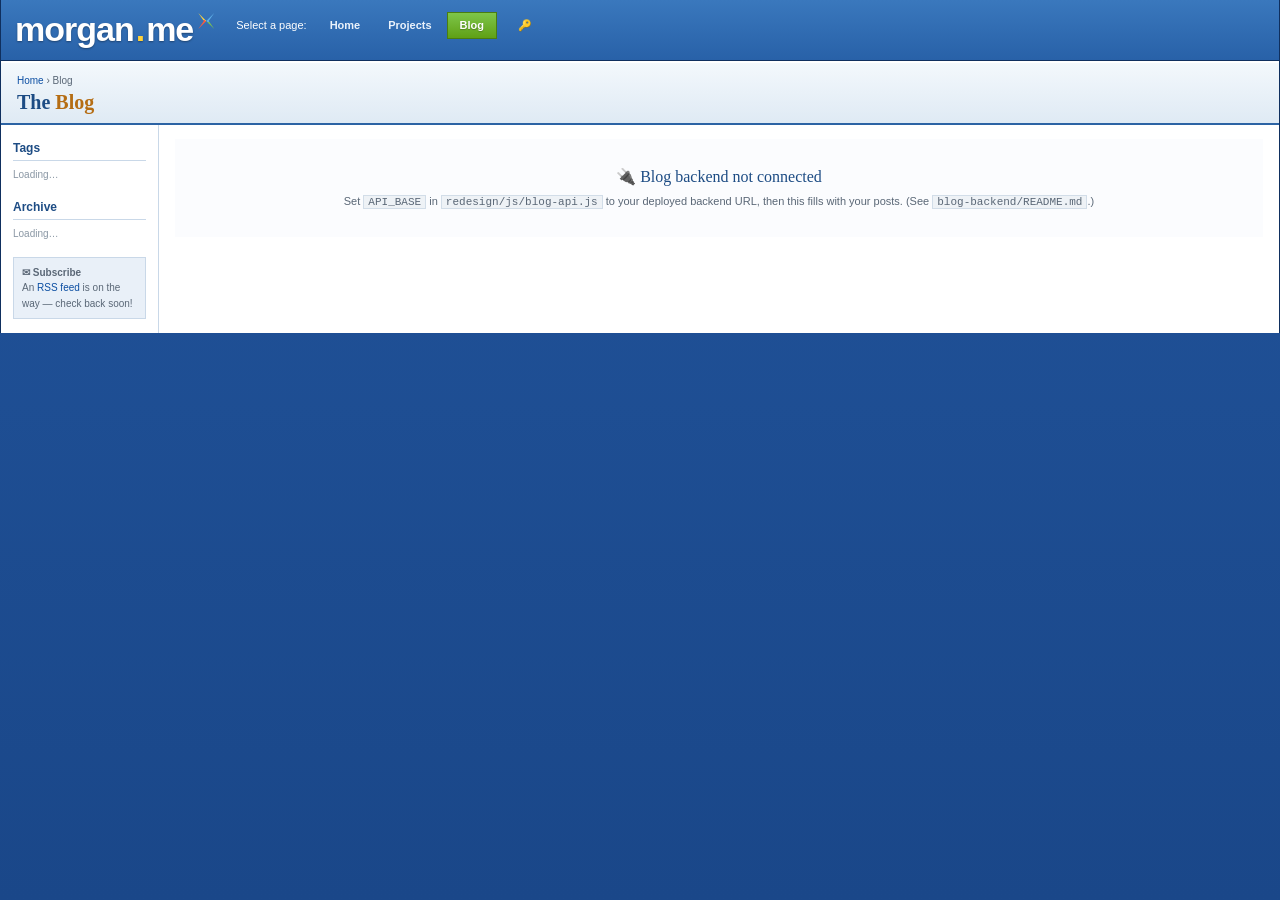
<file: blog.html>
<!DOCTYPE html>
<html lang="en">
<head>
<meta charset="UTF-8">
<meta name="viewport" content="width=device-width, initial-scale=1.0">
<title>morgan.me :: Blog</title>
<link rel="stylesheet" href="css/msn-portal.css">
<link rel="stylesheet" href="css/msn-combined.css">
<link rel="stylesheet" href="css/pages.css">
<link rel="stylesheet" href="css/blog.css">
<link rel="icon" href="data:image/svg+xml,<svg xmlns='http://www.w3.org/2000/svg' viewBox='0 0 100 100'><rect width='100' height='100' fill='%231f5096'/><text x='50' y='74' font-size='58' font-family='Arial' font-weight='bold' fill='white' text-anchor='middle'>m</text></svg>">
</head>
<body>

<div class="portal" data-screen-label="Blog">

  <header class="masthead">
    <div class="masthead-grid">
      <div class="logo">morgan<span class="dot">.</span>me<span class="fly"></span></div>
      <div class="cat-row">
        <span class="cat-label">Select a page:</span>
        <span class="cats">
          <a href="Combined Edition.html">Home</a>
          <a href="projects.html">Projects</a>
          <a class="on" href="blog.html">Blog</a>
          <a href="#" class="admin-key" id="admin-key" title="Webmaster login">&#128273;</a>
        </span>
      </div>
    </div>
  </header>

  <div class="content">
    <div class="page-head">
      <div class="breadcrumb"><a href="Combined Edition.html">Home</a> &rsaquo; Blog</div>
      <div class="page-title">The <span class="em">Blog</span></div>
    </div>

    <div class="cols inner">

      <!-- left rail -->
      <nav class="col-left">
        <div class="navgroup">
          <h3>Tags</h3>
          <ul class="navlist" id="tag-list"><li style="color:#8a97a4;font-size:10px;">Loading&hellip;</li></ul>
        </div>
        <div class="navgroup">
          <h3>Archive</h3>
          <ul class="navlist" id="archive-list"><li style="color:#8a97a4;font-size:10px;">Loading&hellip;</li></ul>
        </div>
        <div class="sidebar-note">
          <b>&#9993; Subscribe</b><br>
          An <a href="#">RSS feed</a> is on the way &mdash; check back soon!
        </div>
      </nav>

      <!-- main -->
      <main class="col-mid">

        <!-- admin toolbar (only when logged in) -->
        <div class="admin-bar" id="admin-bar" style="display:none;">
          <span class="who">&#9733; Webmaster mode</span>
          <button id="new-post">&#43; New post</button>
          <span class="spacer"></span>
          <button class="btn-plain" id="do-logout">Log out</button>
        </div>

        <!-- login popover (opened from footer key) -->
        <div class="admin-login" id="admin-login" style="display:none;">
          <h3>&#128273; Webmaster login</h3>
          <input type="password" id="admin-pass" placeholder="Enter passphrase" autocomplete="current-password">
          <div class="err" id="login-err"></div>
          <div class="row"><button id="do-login">Log in</button></div>
        </div>

        <!-- filter banner -->
        <div class="filter-banner" id="filter-banner">
          <span>Showing posts in <b id="filter-label"></b></span>
          <a href="blog.html">&times; clear filter</a>
        </div>

        <!-- states -->
        <div class="blog-state" id="loading-state" style="display:none;">
          <div class="big">Loading posts&hellip;</div>
          <div>Fetching the latest from the server.</div>
        </div>
        <div class="blog-state" id="error-state" style="display:none;">
          <div class="big">&#128268; Blog backend not connected</div>
          <div>Set <code>API_BASE</code> in <code>redesign/js/blog-api.js</code> to your deployed backend URL, then this fills with your posts. (See <code>blog-backend/README.md</code>.)</div>
        </div>
        <div class="blog-state" id="empty-state" style="display:none;">
          <div class="big">&#128221; No posts yet</div>
          <div>Nothing here for this view. Log in as webmaster to write the first one!</div>
        </div>

        <!-- post list -->
        <div class="post-list" id="post-list"></div>

      </main>

    </div>
  </div>

  <!-- ===================== COMPOSE / EDIT OVERLAY ===================== -->
  <div class="compose-overlay" id="compose-overlay">
    <div class="compose">
      <div class="compose-head"><span id="compose-title-bar">New post</span><span class="x" id="compose-x">&times;</span></div>
      <div class="compose-body">
        <div class="field">
          <label for="f-title">Title</label>
          <input type="text" id="f-title" placeholder="What's this post about?">
        </div>
        <div class="field">
          <label for="f-tags">Tags</label>
          <input type="text" id="f-tags" placeholder="comma, separated, tags">
          <div class="hint">e.g. Operating Systems, C, Homelab</div>
        </div>
        <div class="field">
          <label>Content</label>
          <div class="rt-toolbar" id="rt-toolbar">
            <button data-cmd="bold" title="Bold"><b>B</b></button>
            <button data-cmd="italic" title="Italic"><i>I</i></button>
            <button data-cmd="underline" title="Underline"><u>U</u></button>
            <span class="sep"></span>
            <button data-cmd="formatBlock" data-val="h2" title="Heading">H2</button>
            <button data-cmd="formatBlock" data-val="blockquote" title="Quote">&rdquo;</button>
            <button data-cmd="formatBlock" data-val="pre" title="Code block">&lt;/&gt;</button>
            <span class="sep"></span>
            <button data-cmd="insertUnorderedList" title="Bulleted list">&bull;</button>
            <button data-cmd="insertOrderedList" title="Numbered list">1.</button>
            <span class="sep"></span>
            <button data-cmd="createLink" title="Insert link">&#128279;</button>
            <span class="sep"></span>
            <button data-cmd="removeFormat" title="Clear formatting">&#10005;</button>
          </div>
          <div class="rt-editor" id="rt-editor" contenteditable="true" data-ph="Write your post here&hellip;"></div>
          <input type="file" id="img-file" accept="image/*" style="display:none;">
        </div>
      </div>
      <div class="compose-foot">
        <span class="status" id="compose-status"></span>
        <span class="spacer"></span>
        <button class="btn-cancel" id="compose-cancel">Cancel</button>
        <button class="btn-save" id="compose-save">Publish</button>
      </div>
    </div>
  </div>

</div>

<script src="js/msn-portal.js"></script>
<script src="js/blog-api.js"></script>
<script src="js/blog.js"></script>
</body>
</html>
</file>
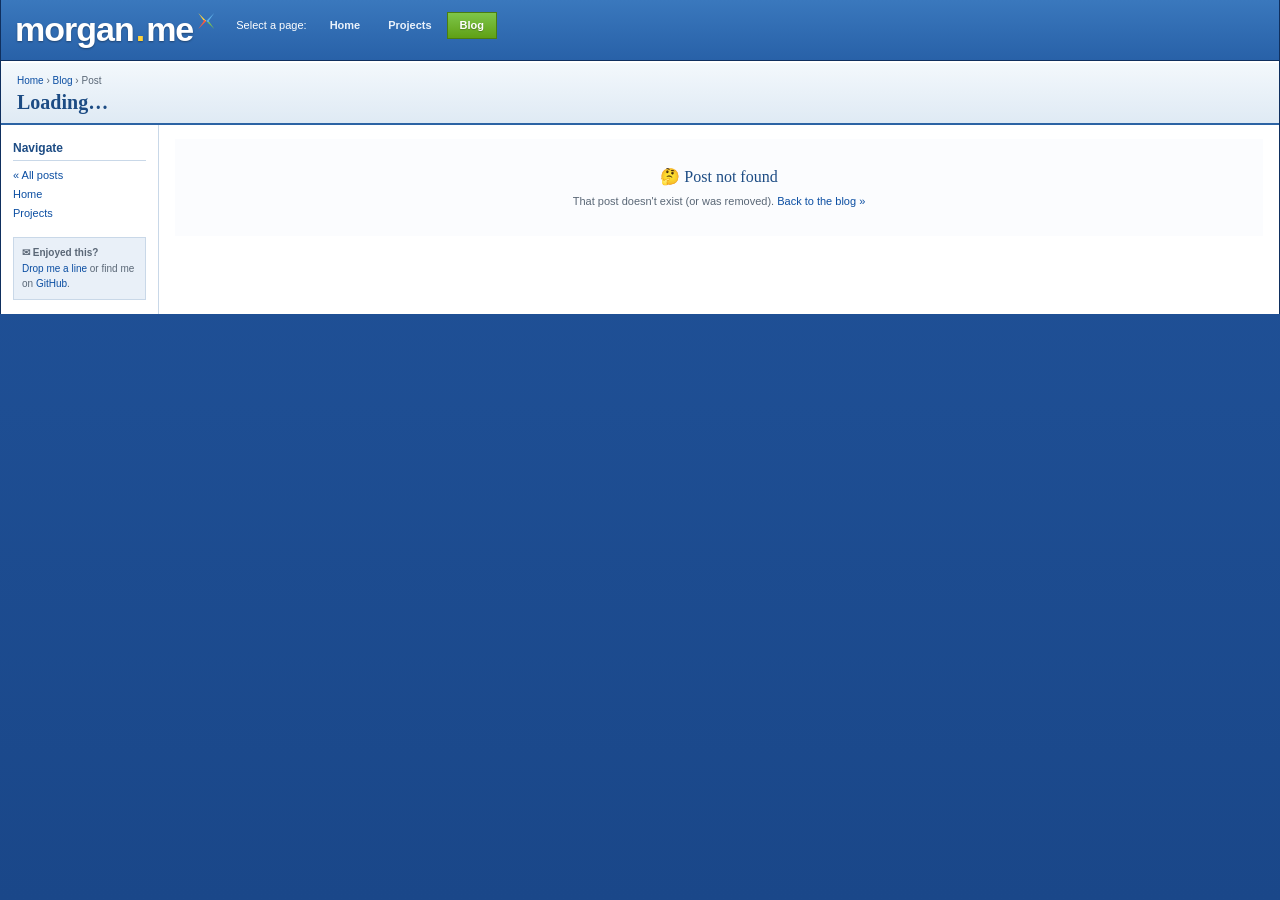
<file: post.html>
<!DOCTYPE html>
<html lang="en">
<head>
<meta charset="UTF-8">
<meta name="viewport" content="width=device-width, initial-scale=1.0">
<title>morgan.me :: Blog</title>
<link rel="stylesheet" href="css/msn-portal.css">
<link rel="stylesheet" href="css/msn-combined.css">
<link rel="stylesheet" href="css/pages.css">
<link rel="stylesheet" href="css/blog.css">
<link rel="icon" href="data:image/svg+xml,<svg xmlns='http://www.w3.org/2000/svg' viewBox='0 0 100 100'><rect width='100' height='100' fill='%231f5096'/><text x='50' y='74' font-size='58' font-family='Arial' font-weight='bold' fill='white' text-anchor='middle'>m</text></svg>">
</head>
<body>

<div class="portal" data-screen-label="Blog Post">

  <header class="masthead">
    <div class="masthead-grid">
      <div class="logo">morgan<span class="dot">.</span>me<span class="fly"></span></div>
      <div class="cat-row">
        <span class="cat-label">Select a page:</span>
        <span class="cats">
          <a href="index.html">Home</a>
          <a href="projects.html">Projects</a>
          <a class="on" href="blog.html">Blog</a>
        </span>
      </div>
    </div>
  </header>

  <div class="content">
    <div class="page-head">
      <div class="breadcrumb"><a href="index.html">Home</a> &rsaquo; <a href="blog.html">Blog</a> &rsaquo; <span id="pf-crumb">Post</span></div>
      <div class="page-title" id="pf-title">Loading&hellip;</div>
    </div>

    <div class="cols inner">

      <nav class="col-left">
        <div class="navgroup">
          <h3>Navigate</h3>
          <ul class="navlist">
            <li><a href="blog.html">&laquo; All posts</a></li>
            <li><a href="Combined Edition.html">Home</a></li>
            <li><a href="projects.html">Projects</a></li>
          </ul>
        </div>
        <div class="sidebar-note">
          <b>&#9993; Enjoyed this?</b><br>
          <a href="mailto:morganocarroll01@gmail.com">Drop me a line</a> or find me on <a href="https://github.com/OCarrollM" target="_blank">GitHub</a>.
        </div>
      </nav>

      <main class="col-mid">

        <div class="blog-state" id="loading-state">
          <div class="big">Loading post&hellip;</div>
        </div>
        <div class="blog-state" id="error-state" style="display:none;">
          <div class="big">&#128268; Blog backend not connected</div>
          <div>Set <code>API_BASE</code> in <code>redesign/js/blog-api.js</code>. (See <code>blog-backend/README.md</code>.)</div>
        </div>
        <div class="blog-state" id="notfound-state" style="display:none;">
          <div class="big">&#129300; Post not found</div>
          <div>That post doesn't exist (or was removed). <a href="blog.html">Back to the blog &raquo;</a></div>
        </div>

        <article class="post-full prose" id="post-full" style="display:none;">
          <div class="admin-bar" id="pf-admin" style="display:none;">
            <span class="who">&#9733; Webmaster</span>
            <span class="spacer"></span>
            <a class="btn-plain" id="pf-edit" href="#" style="text-decoration:none;padding:4px 12px;">&#9998; Edit</a>
            <button class="btn-danger" id="pf-del">&#10005; Delete</button>
          </div>
          <div class="byline" id="pf-byline"></div>
          <div class="post-tags" id="pf-tags" style="margin-bottom:12px;"></div>
          <div id="pf-body"></div>
          <div class="post-nav">
            <a href="blog.html">&laquo; All posts</a>
            <a href="#" onclick="window.scrollTo({top:0,behavior:'smooth'});return false;">Back to top &uarr;</a>
          </div>
        </article>

      </main>

    </div>
  </div>

</div>

<script src="js/msn-portal.js"></script>
<script src="js/blog-api.js"></script>
<script src="js/post.js"></script>
</body>
</html>
</file>
<file: css/msn-portal.css>
/* =================================================================
   morgan.me — MSN-style portal edition (2006)
   Blue page frame, three columns, boxed modules, dense link lists.
   Pairs with the IE6 aesthetic: Verdana/Arial body, Georgia accents.
   ================================================================= */

* { box-sizing: border-box; }

:root {
  --frame: #1f5096;          /* outer blue page frame */
  --frame-top: #173b73;      /* darkest top strip */
  --frame-mid: #2861a8;      /* masthead band */
  --module: #2c63a4;         /* module title bars */
  --module-deep: #1d4c84;
  --module-soft: #e9f0f8;    /* module body tint / hover */
  --link: #0b4ea2;
  --link-visited: #5a4a86;
  --green: #5fa015;
  --green-deep: #4a7d10;
  --orange: #d98a2b;
  --orange-deep: #b56d14;
  --rule: #c9d8e8;
  --ink: #2f3a45;
  --ink-soft: #5a6776;
  --up: #138a36;
  --down: #c0392b;
}

html { -webkit-text-size-adjust: 100%; }

body {
  margin: 0;
  font-family: Verdana, Arial, Geneva, sans-serif;
  font-size: 11px;
  line-height: 1.55;
  color: var(--ink);
  background-color: var(--frame);
  background-image:
    linear-gradient(to bottom, #2861a8 0, #1f5096 260px, #1a4789 100%);
  background-attachment: fixed;
}

a { color: var(--link); text-decoration: none; }
a:hover { text-decoration: underline; color: #c0500a; }
a:visited { color: var(--link-visited); }

h1, h2, h3 { margin: 0; }

/* ===================== OUTER PORTAL SHELL ===================== */
.portal {
  width: 100%; max-width: 100vw; margin: 0 auto;
  background: var(--frame);
  border-left: 1px solid #0f2f5e; border-right: 1px solid #0f2f5e;
}

/* ===================== TOP UTILITY STRIP ===================== */
.topbar {
  background: var(--frame-top);
  color: #b9cce4; font-size: 10px;
  padding: 4px 12px;
  display: flex; align-items: right; justify-content: right; gap: 12px; flex-wrap: wrap;
}
.topbar .colors a { color: #cfe0f5; }
.topbar .colors a.on { color: #7ec64a; font-weight: bold; }
.topbar .colors b { color: #fff; font-weight: normal; }
.topbar .right { display: flex; align-items: center; gap: 12px; }
.topbar .right a { color: #cfe0f5; }
.topbar .msgr { color: #d6e4f6; }

/* ===================== MASTHEAD (logo + tabs + search) ===================== */
.masthead {
  background: linear-gradient(to bottom, #3a78bd, var(--frame-mid));
  padding: 12px 14px 14px;
  border-bottom: 1px solid #0f2f5e;
}
.masthead-grid {
  display: grid; grid-template-columns: auto 1fr; gap: 6px 22px; align-items: center;
}
.logo {
  font-family: Arial, Helvetica, sans-serif; font-weight: bold;
  font-size: 34px; line-height: 1; color: #fff; letter-spacing: -1px;
  grid-row: 1 / span 2; align-self: center;
  text-shadow: 0 1px 2px rgba(0,0,0,.35);
  display: flex; align-items: center; gap: 2px;
}
.logo .dot { color: #ffd23a; }
.logo .fly {
  display: inline-block; width: 16px; height: 16px; margin-left: 3px; position: relative; top: -8px;
  background:
    conic-gradient(from 200deg at 50% 50%, #ff5a3c 0 25%, #ffd23a 25% 50%, #5fb0e8 50% 75%, #7ec64a 75% 100%);
  clip-path: polygon(50% 50%, 0 0, 35% 50%, 0 100%, 50% 50%, 100% 0, 65% 50%, 100% 100%);
}
.cat-row, .search-row { display: flex; align-items: center; gap: 0; }
.cat-row { gap: 10px; }
.cat-label { color: #fff; font-size: 11px; white-space: nowrap; }
.search-label { color: #000; font-size: 11px; white-space: nowrap; }
.cats { display: flex; gap: 2px; }
.cats a {
  color: #eaf2fb; text-decoration: none; font-weight: bold; font-size: 11px;
  padding: 4px 12px; border: 1px solid transparent;
}
.cats a:hover { background: rgba(255,255,255,.14); text-decoration: none; color: #fff; }
.cats a.on {
  background: linear-gradient(to bottom, #7ec64a, #5fa015);
  border: 1px solid #4a7d10; color: #fff; text-shadow: 0 1px 1px rgba(0,0,0,.25);
}
.search-row { gap: 10px; margin-top: 2px; margin-bottom: 16px; }
.search-row form { display: flex; gap: 0; flex: 1 1 auto; max-width: 520px; }
.search-row input {
  flex: 1 1 auto; font: inherit; font-size: 12px; padding: 4px 8px;
  border: 1px solid #0f2f5e; border-right: none; background: #fff; color: #2f3a45;
}
.search-row button {
  font-family: Arial, sans-serif; font-weight: bold; font-size: 12px; cursor: pointer; color: #fff;
  padding: 4px 22px; border: 1px solid #4a7d10;
  background: linear-gradient(to bottom, #7ec64a, #5fa015);
  text-shadow: 0 1px 1px rgba(0,0,0,.25);
}
.search-row button:hover { background: linear-gradient(to bottom, #8ed35a, #6cb31c); }

/* ===================== CONTENT FRAME ===================== */
.content {
  background: #fff;
  margin: 0; padding: 0;
  border-top: 2px solid #ffffff;
}
.cols {
  display: grid; grid-template-columns: 158px 1fr 218px;
  gap: 0;
}
.col-left  { padding: 14px 12px; border-right: 1px solid var(--rule); }
.col-mid   { padding: 14px 16px; min-width: 0; }
.col-right { padding: 14px 12px; border-left: 1px solid var(--rule); background: #fbfcfe; }

/* ===================== LEFT SIDEBAR LINK LISTS ===================== */
.navgroup { margin-bottom: 14px; }
.navgroup h3 {
  font-family: Arial, sans-serif; font-size: 12px; color: var(--module-deep);
  font-weight: bold; border-bottom: 1px solid var(--rule); padding-bottom: 3px; margin-bottom: 5px;
}
.navlist { list-style: none; margin: 0; padding: 0; }
.navlist li { padding: 1px 0; }
.navlist a { color: var(--link); font-size: 11px; }
.navlist a:hover { color: #c0500a; }
.navlist .tag-new { color: var(--green-deep); font-weight: bold; font-size: 9px; margin-left: 4px; }
.sidebar-note {
  margin-top: 10px; font-size: 10px; color: var(--ink-soft);
  background: var(--module-soft); border: 1px solid var(--rule); padding: 7px 8px;
}

/* ===================== CENTER COLUMN ===================== */
.datebar {
  color: var(--link); font-weight: bold; font-size: 12px; font-family: Arial, sans-serif;
  margin-bottom: 10px;
}

/* feature card (MSN BBQ style) */
.feature { border: 1px solid var(--rule); margin-bottom: 16px; }
.feature-head {
  background: linear-gradient(to bottom, #f0c074, var(--orange));
  color: #5a3500; font-family: Arial, sans-serif; font-weight: bold; font-size: 12px;
  padding: 5px 10px; border-bottom: 1px solid var(--orange-deep);
  text-shadow: 0 1px 0 rgba(255,255,255,.3);
}
.feature-body { display: flex; gap: 14px; padding: 12px; }
.feature-art { flex: 0 0 auto; }
.feature-art image-slot {
  width: 150px; height: 112px; display: block; border: 1px solid #b9c2cc;
  background-image: url("data:image/svg+xml,%3Csvg%20xmlns='http://www.w3.org/2000/svg'%20width='150'%20height='112'%3E%3Cdefs%3E%3ClinearGradient%20id='g'%20x1='0'%20y1='0'%20x2='1'%20y2='1'%3E%3Cstop%20offset='0'%20stop-color='%23b69be6'/%3E%3Cstop%20offset='1'%20stop-color='%236a4aa8'/%3E%3C/linearGradient%3E%3C/defs%3E%3Crect%20width='150'%20height='112'%20fill='url(%23g)'/%3E%3Ctext%20x='75'%20y='56'%20font-size='30'%20font-family='Courier New,monospace'%20font-weight='bold'%20fill='%23d9ffd9'%20text-anchor='middle'%3EOS%3C/text%3E%3Ctext%20x='75'%20y='80'%20font-size='10'%20font-family='Verdana,sans-serif'%20fill='%23e6dcff'%20text-anchor='middle'%3E(drop%20a%20screenshot)%3C/text%3E%3C/svg%3E");
  background-size: cover; background-position: center;
}
.feature-main { flex: 1 1 auto; min-width: 0; }
.feature-title {
  font-family: Georgia, "Times New Roman", serif; font-size: 17px; font-weight: bold;
  color: var(--link); line-height: 1.15;
}
.feature-title a { color: var(--link); }
.feature-sub { font-size: 11px; color: var(--ink-soft); margin: 3px 0 7px; }
.feature-list { list-style: none; margin: 0; padding: 0; }
.feature-list li { font-size: 11px; padding: 1px 0 1px 14px; position: relative; }
.feature-list li::before { content: "\25AA"; color: var(--orange); position: absolute; left: 0; }
.feature-nav {
  display: flex; align-items: center; justify-content: space-between;
  border-top: 1px solid var(--rule); padding: 5px 10px; background: #f4f7fa; font-size: 11px;
}
.feature-nav a { color: var(--link); font-weight: bold; }
.feature-nav .dots { color: var(--ink-soft); letter-spacing: 2px; }

/* news headline lists (MSNBC style) */
.newsblock { margin-bottom: 16px; }
.newsblock h2 {
  font-family: Arial, sans-serif; font-size: 13px; color: var(--module-deep); font-weight: bold;
  border-bottom: 2px solid var(--module); padding-bottom: 3px; margin-bottom: 6px;
}
.newslist { list-style: none; margin: 0; padding: 0; }
.newslist li { padding: 2px 0 2px 12px; position: relative; font-size: 11.5px; border-bottom: 1px dotted #dce4ec; }
.newslist li:last-child { border-bottom: none; }
.newslist li::before { content: "\203A"; color: var(--module); position: absolute; left: 0; font-weight: bold; }
.newslist a { color: var(--link); }
.newslist .when { color: var(--ink-soft); font-size: 10px; margin-left: 5px; }
.newslist .blink { color: var(--down); font-weight: bold; font-size: 9px; margin-left: 5px; animation: blink 1s steps(2,start) infinite; }
@keyframes blink { to { visibility: hidden; } }

.aboutblurb {
  font-size: 11.5px; color: var(--ink); background: var(--module-soft);
  border: 1px solid var(--rule); padding: 10px 12px;
  margin-bottom: 16px;
}
.aboutblurb h2 { font-family: Arial, sans-serif; font-size: 13px; color: var(--module-deep); margin-bottom: 4px; }

/* ===================== RIGHT COLUMN MODULES ===================== */
/* sign-in style buttons */
.signins { display: grid; grid-template-columns: 1fr 1fr; gap: 5px; margin-bottom: 8px; }
.signin {
  display: flex; align-items: center; justify-content: center; gap: 5px;
  font-family: Arial, sans-serif; font-weight: bold; font-size: 10px; text-transform: uppercase;
  letter-spacing: .3px; color: var(--module-deep); text-decoration: none;
  background: linear-gradient(to bottom, #fdfefe, #dde7f1); border: 1px solid #9fb3c8;
  padding: 6px 4px;
}
.signin:hover { background: linear-gradient(to bottom, #fff, #e8f0f8); text-decoration: none; color: var(--module-deep); }
.adfeedback { text-align: right; font-size: 9px; color: var(--ink-soft); margin-bottom: 12px; }
.adfeedback a { color: var(--ink-soft); }

/* generic module box */
.module { border: 1px solid #aebfd2; margin-bottom: 14px; }
.module-head {
  background: linear-gradient(to bottom, #4a82bf, var(--module));
  color: #fff; font-family: Arial, sans-serif; font-weight: bold; font-size: 11px;
  padding: 4px 9px; text-transform: uppercase; letter-spacing: .4px;
  display: flex; align-items: center; justify-content: space-between;
  text-shadow: 0 1px 1px rgba(0,0,0,.3);
}
.module-head .mini { font-weight: normal; text-transform: none; font-size: 9px; color: #cfe0f3; }
.module-body { background: #fff; padding: 9px; }

/* stats ticker (MONEY style) */
.ticker { width: 100%; border-collapse: collapse; font-size: 11px; }
.ticker td { padding: 3px 2px; border-bottom: 1px solid #eef2f6; }
.ticker tr:last-child td { border-bottom: none; }
.ticker .name { color: var(--ink); font-weight: bold; }
.ticker .val { text-align: right; color: var(--ink); font-family: "Courier New", monospace; }
.ticker .chg { text-align: right; width: 52px; font-family: "Courier New", monospace; }
.ticker .up { color: var(--up); }
.ticker .up::before { content: "\25B2 "; font-size: 8px; }
.ticker .flat { color: var(--ink-soft); }
.hirerow {
  display: flex; align-items: center; gap: 5px; margin-top: 8px;
  border-top: 1px solid var(--rule); padding-top: 8px;
}
.hirerow .lbl { font-size: 10px; color: var(--ink-soft); font-weight: bold; }
.hirerow a {
  margin-left: auto; font-family: Arial, sans-serif; font-weight: bold; font-size: 10px; color: #fff;
  background: linear-gradient(to bottom, #7ec64a, #5fa015); border: 1px solid #4a7d10;
  padding: 3px 12px; text-decoration: none;
}
.hirerow a:hover { text-decoration: none; color: #fff; }

/* now playing (winamp) */
.winamp-bar { display: flex; align-items: center; justify-content: space-between; background: #1f2630; color: #cfe2ff; font-size: 9px; font-weight: bold; padding: 3px 7px; letter-spacing: .5px; }
.winamp-body { padding: 8px; background: #141a22; }
.winamp-lcd { font-family: "Courier New", monospace; font-size: 10px; color: #6fe66f; background: #0c1408; border: 1px solid #2a3a22; padding: 4px 6px; overflow: hidden; white-space: nowrap; }
.winamp-lcd .scroll { display: inline-block; animation: scrollx 9s linear infinite; }
@keyframes scrollx { to { transform: translateX(-100%); } }
.eq { display: flex; align-items: flex-end; gap: 2px; height: 20px; margin-top: 6px; }
.eq i { flex: 1; background: linear-gradient(to top,#2f7fbe,#6fe66f); animation: eq .9s ease-in-out infinite; }
.eq i:nth-child(2){animation-delay:.1s}.eq i:nth-child(3){animation-delay:.25s}.eq i:nth-child(4){animation-delay:.05s}.eq i:nth-child(5){animation-delay:.3s}.eq i:nth-child(6){animation-delay:.15s}.eq i:nth-child(7){animation-delay:.22s}.eq i:nth-child(8){animation-delay:.08s}
@keyframes eq { 0%,100%{height:20%} 50%{height:100%} }

/* visitor counter */
.counter { display: flex; justify-content: center; gap: 2px; }
.counter .d {
  font-family: "Courier New", monospace; font-weight: bold; font-size: 17px; color: #b6ff7a;
  width: 15px; text-align: center; padding: 3px 0;
  background: linear-gradient(to bottom, #1c2a16, #0d1409 50%, #14200d);
  border: 1px solid #324a22; text-shadow: 0 0 6px rgba(126,255,90,.8);
}
.counter-note { text-align: center; font-size: 9px; color: var(--ink-soft); margin-top: 6px; }
.counter-note b { color: var(--orange-deep); }

/* web ring + awards */
.webring { text-align: center; font-size: 10px; }
.webring-nav { display: flex; justify-content: center; gap: 3px; margin: 4px 0; }
.webring-nav a { font-weight: bold; font-size: 9px; color: #fff; background: linear-gradient(to bottom,#6a7a8c,#3a4654); border: 1px solid #2a3340; padding: 3px 7px; text-decoration: none; }
.webring-nav a:hover { background: linear-gradient(to bottom, var(--module), var(--module-deep)); color: #fff; }
.awards { display: flex; flex-wrap: wrap; gap: 4px; justify-content: center; margin-top: 4px; }
.b88 {
  width: 88px; height: 31px; display: flex; align-items: center; justify-content: center; text-align: center;
  font-size: 8.5px; font-weight: bold; line-height: 1.05; color: #fff; padding: 2px;
  border: 1px solid rgba(0,0,0,.4); text-decoration: none; text-shadow: 0 1px 1px rgba(0,0,0,.4);
}
.b88:hover { color: #fff; }
.b88 .big { font-family: Georgia, serif; font-size: 11px; }
.b88-ie  { background: linear-gradient(to bottom,#4a8fcf,#1f5d92); }
.b88-css { background: linear-gradient(to bottom,#e08b2a,#b5640f); }
.b88-htm { background: linear-gradient(to bottom,#6a6f78,#2c3037); }
.b88-not { background: linear-gradient(to bottom,#c0392b,#8a261b); }

/* ===================== MARQUEE ===================== */
.marquee { background: linear-gradient(to bottom, #fffbe6, #fff2bf); border-top: 1px solid #d9c86a; border-bottom: 1px solid #d9c86a; overflow: hidden; white-space: nowrap; }
.marquee-in { display: inline-block; padding: 5px 0; padding-left: 100%; font-size: 11px; font-weight: bold; color: #7a5a10; animation: scrollx 24s linear infinite; }
.marquee:hover .marquee-in { animation-play-state: running; }
.marquee .star { color: var(--orange); }
.marquee .blink { animation: blink 1s steps(2,start) infinite; }

/* ===================== FOOTER ===================== */
.footer { background: var(--frame-top); color: #b9cce4; text-align: center; padding: 16px 12px 22px; font-size: 10px; }
.footer a { color: #cfe0f5; }
.footer .hitline { display: flex; align-items: center; justify-content: center; gap: 7px; margin-bottom: 10px; flex-wrap: wrap; }
.footer .hits { font-family: "Courier New", monospace; background: #0d1409; color: #b6ff7a; border: 1px solid #324a22; padding: 2px 6px; }
.footer-links { margin-bottom: 8px; }
.footer-links a { margin: 0 6px; }
.footer .mono { font-family: "Courier New", monospace; color: #7e93b3; margin-top: 5px; }
.email-anim { display: inline-block; animation: wiggle 1.2s ease-in-out infinite; }
@keyframes wiggle { 0%,100%{transform:rotate(-6deg)} 50%{transform:rotate(6deg)} }

/* ===================== RESPONSIVE ===================== */
@media (max-width: 800px) {
  .masthead-grid { grid-template-columns: 1fr; }
  .logo { grid-row: auto; }
  .cat-row, .search-row { flex-wrap: wrap; }
  .cols { grid-template-columns: 1fr; }
  .col-left, .col-right { border: none; border-top: 1px solid var(--rule); background: #fff; }
}

@media (prefers-reduced-motion: reduce) {
  .marquee-in, .winamp-lcd .scroll, .eq i, .blink, .email-anim { animation: none !important; }
  .blink { visibility: visible !important; }
}
</file>
<file: css/msn-combined.css>
/* =================================================================
   morgan.me — Combined edition
   Layers IE6-portfolio warmth on top of the MSN portal base.
   Load AFTER msn-portal.css.
   ================================================================= */

/* ---------- PROFILE CARD (top of left sidebar) ---------- */
.profile-card {
  text-align: center; margin-bottom: 14px; padding-bottom: 12px;
  border-bottom: 1px solid var(--rule);
}
.profile-frame {
  width: 128px;
  height: 128px;
  box-sizing: border-box;
  border-radius: 0px;     /* round the FRAME, not the img */
  overflow: hidden;       /* clips the photo to the rounded frame */
  display: block;
}

.profile-frame img {
  width: 100%;
  height: 100%;
  object-fit: cover;
  display: block;
}
.profile-new {
  position: absolute; top: -8px; left: -8px; z-index: 2;
  background: #cc0000; color: #fff; font-family: Verdana, sans-serif; font-weight: bold;
  font-size: 9px; padding: 2px 6px; border: 2px solid #fff; box-shadow: 1px 1px 0 rgba(48,64,86,.18);
  transform: rotate(-12deg);
}
.profile-name {
  font-family: Georgia, "Times New Roman", serif; font-weight: bold; font-size: 16px;
  color: var(--module-deep); margin-top: 8px; line-height: 1.1;
}
.profile-role { font-size: 10px; color: var(--ink-soft); margin: 1px 0 6px; }
.profile-status {
  display: inline-flex; align-items: center; gap: 5px;
  background: #eff7dd; border: 1px solid #9bbf5f; color: #4d7a0e;
  font-weight: bold; font-size: 10px; padding: 3px 9px;
}
.profile-status .led {
  width: 8px; height: 8px; border-radius: 50%;
  background: radial-gradient(circle at 35% 30%, #d6ff9a, #7ec61d 55%, #4f9606 100%);
  animation: led 1.6s ease-in-out infinite;
}
@keyframes led { 0%,100%{opacity:1} 50%{opacity:.5} }

/* ---------- PROJECT CARDS (center) ---------- */
.pcards { display: flex; flex-direction: column; }
.pcard {
  display: flex; gap: 12px; padding: 11px 0; border-bottom: 1px dotted #dce4ec;
}
.pcard:last-child { border-bottom: none; }
.pcard-ico {
  flex: 0 0 auto; width: 46px; height: 46px; border-radius: 2px;
  display: grid; place-items: center; color: #fff; font-weight: bold; font-size: 14px;
  font-family: Verdana, sans-serif; border: 2px outset rgba(255,255,255,.45);
  text-shadow: 0 1px 2px rgba(0,0,0,.4);
}
.ic-c   { background: linear-gradient(135deg,#7ec0ef,#2f7fbe); }
.ic-os  { background: linear-gradient(135deg,#b69be6,#6a4aa8); }
.ic-aws { background: linear-gradient(135deg,#ffc46b,#f08a18); }
.ic-k8  { background: linear-gradient(135deg,#7fd6a6,#239a5c); }
.ic-diss { background: linear-gradient(135deg, #3a1043, #380a59); }
.ic-tpc { background: linear-gradient(135deg, #d87c0c, #cdb125); }
.ic-qdk { background: linear-gradient(135deg, #1f5d92, #1f9be8); }
.ic-tui { background: linear-gradient(135deg, #db430c, #e8511f); }
.pcard-main { flex: 1 1 auto; min-width: 0; }
.pcard-name { font-family: Georgia, serif; font-size: 14px; font-weight: bold; }
.pcard-name a { color: var(--link); }
.pcard-desc { font-size: 11px; color: var(--ink-soft); margin: 2px 0 5px; }
.pcard-chips { display: flex; flex-wrap: wrap; gap: 4px; }
.pchip {
  font-size: 9.5px; font-weight: bold; color: var(--module-deep);
  background: #eef2f6; border: 1px solid #b9c2cc; padding: 1px 6px;
}
.tag-new {
  display: inline-block; margin-left: 6px; font-family: Verdana, sans-serif;
  font-weight: bold; font-size: 8.5px; color: #fff; background: #cc0000;
  padding: 1px 5px; vertical-align: middle; letter-spacing: .4px;
}
.tag-hot {
  display: inline-block; margin-left: 6px; font-family: Verdana, sans-serif;
  font-weight: bold; font-size: 8.5px; color: #fff; background: var(--orange);
  padding: 1px 5px; vertical-align: middle; letter-spacing: .4px;
}
.tag-new.blink { animation: blink 1s steps(2,start) infinite; }
.tag-hot.blink { animation: blink 1s steps(2,start) infinite; }

/* ---------- SKILL BARS (right module) ---------- */
.skill { margin-bottom: 8px; }
.skill:last-child { margin-bottom: 0; }
.skill-top { display: flex; justify-content: space-between; font-size: 10px; font-weight: bold; color: var(--ink); margin-bottom: 2px; }
.skill-bar { height: 11px; background: #e6ebf0; border: 1px solid #b9c2cc; padding: 1px; }
.skill-fill {
  height: 100%; background: linear-gradient(to bottom, #6fb6e8, #1f5d92);
  box-shadow: inset 0 1px 0 rgba(255,255,255,.4);
}

/* ---------- UNDER CONSTRUCTION (compact, on feature) ---------- */
.construction {
  display: flex; align-items: center; gap: 10px; justify-content: center;
  background: #fffdf2; border-top: 1px solid var(--rule);
  padding: 6px 10px; font-size: 10.5px; color: #7a5a10;
}
.barber {
  flex: 0 0 auto; width: 148px; height: 16px;
  background: repeating-linear-gradient(45deg, #f5c518 0 10px, #1a1a1a 10px 20px);
  background-size: 28px 28px; border: 1px solid #1a1a1a;
  animation: barber .6s linear infinite;
}
@keyframes barber { to { background-position: 28px 0; } }
.construction b { font-family: Verdana, sans-serif; letter-spacing: .4px; }

/* ---------- RAINBOW DIVIDER ---------- */
.rainbow {
  height: 5px; border: none; margin: 0;
  background: linear-gradient(90deg,#ff3b3b,#ff9a00,#ffe500,#33cc33,#1f9be8,#7a52c0,#ff3b3b);
  background-size: 200% 100%; animation: rainbow 6s linear infinite;
}
@keyframes rainbow { to { background-position: 200% 0; } }

@media (prefers-reduced-motion: reduce) {
  .barber, .rainbow, .profile-status .led, .tag-new.blink { animation: none !important; }
  .tag-new.blink { visibility: visible !important; }
}
</file>
<file: css/widgets.css>
/* ---------- SPOTIFY NOW PLAYING ---------- */
.np-body { padding: 8px; background: #141a22; }
.np {
  display: flex; gap: 9px; align-items: center;
}
.np-art {
  flex: 0 0 auto; width: 48px; height: 48px;
  background: #0c1408 center/cover no-repeat;
  border: 1px solid #2a3a22; image-rendering: auto;
  display: grid; place-items: center; color: #3a5a2a; font-size: 16px;
}
.np-info { flex: 1 1 auto; min-width: 0; }
.np-title {
  font-family: "Courier New", monospace; font-size: 11px; font-weight: bold; color: #6fe66f;
  white-space: nowrap; overflow: hidden;
}
.np-title .scroll { display: inline-block; }
.np-title.is-long .scroll { animation: npscroll 9s linear infinite; }
@keyframes npscroll { 0%,12%{transform:translateX(0)} 100%{transform:translateX(-100%)} }
.np-artist {
  font-family: "Courier New", monospace; font-size: 10px; color: #cfe2a0;
  white-space: nowrap; overflow: hidden; text-overflow: ellipsis; margin-top: 1px;
}
.np-state {
  display: flex; align-items: center; gap: 5px; font-size: 9px; color: #8fbf6a; margin-top: 3px;
  text-transform: uppercase; letter-spacing: .4px;
}
.np-dot {
  width: 7px; height: 7px; border-radius: 50%;
  background: radial-gradient(circle at 35% 30%, #b6ff7a, #5fa015 60%, #3a6b08);
  animation: npblink 1.4s ease-in-out infinite;
}
.np-dot.off { background: #5a6675; animation: none; }
@keyframes npblink { 0%,100%{opacity:1} 50%{opacity:.4} }
/* progress bar */
.np-prog { height: 5px; background: #0c1408; border: 1px solid #2a3a22; margin-top: 7px; padding: 1px; }
.np-prog-fill {
  height: 100%; width: 0%;
  background: linear-gradient(to bottom, #b6ff7a, #5fa015);
  transition: width 1s linear;
}
.np-times {
  display: flex; justify-content: space-between;
  font-family: "Courier New", monospace; font-size: 9px; color: #6f8f4f; margin-top: 3px;
}
.np a { color: inherit; text-decoration: none; }
.np a:hover { text-decoration: underline; }

/* ---------- SPACE WIDGET ---------- */
.space-body { padding: 0; background: #fff; }

/* NASA Astronomy Picture of the Day */
.apod { display: block; text-decoration: none; color: inherit; }
.apod:hover { text-decoration: none; }
.apod-img {
  width: 100%; height: 122px;
  background: #0a1024 center/cover no-repeat;
  border-bottom: 1px solid #2c63a4;
  display: grid; place-items: center;
}
.apod-img.apod-empty {
  font-size: 30px;
  background: linear-gradient(to bottom, #0c1838, #0a1024);
}
.apod-cap {
  background: linear-gradient(to bottom, #0c1838, #0a1024);
  padding: 7px 10px; border-bottom: 1px solid #2c63a4;
}
.apod-label {
  font-family: Arial, sans-serif; font-size: 9px; font-weight: bold; letter-spacing: .5px;
  text-transform: uppercase; color: #9fc0ee;
}
.apod-title {
  font-family: Georgia, serif; font-size: 12px; font-weight: bold; color: #fff;
  line-height: 1.25; margin-top: 2px;
}
.apod:hover .apod-title { color: #ffd86a; }
.space-iss {
  display: flex; align-items: center; gap: 7px;
  padding: 7px 10px; font-size: 10px; color: var(--ink);
}
.space-iss .sat { font-size: 14px; animation: orbit 4s linear infinite; }
@keyframes orbit { 0%,100%{transform:translateX(0)} 50%{transform:translateX(3px)} }
.space-iss b { color: var(--module-deep); }

@media (prefers-reduced-motion: reduce) {
  .np-title.is-long .scroll, .np-dot, .space-iss .sat { animation: none !important; }
}
</file>
<file: css/classifiedstyle.css>
:root {
    --primary: #00ff41;
    --primary-dim: #00aa2a;
    --danger: #ff0040;
    --warning: #ffaa00;
    --bg-dark: #0a0a0a;
    --bg-terminal: #0d1117;
    --scanline-opacity: 0.03;
}

* {
    margin: 0;
    padding: 0;
    box-sizing: 0;
}

body {
    background: var(--bg-dark);
    color: var(--primary);
    font-family: 'VT323', monospace;
    overflow-x: hidden;
    position: relative;
}

/* Effects */
body::before {
    content: "";
    position: fixed;
    top: 0;
    left: 0;
    width: 100%;
    height: 100%;
    background: repeating-linear-gradient(
        0deg,
        rgba(0,0,0,0.15),
        rgba(0,0,0,0.15) 1px,
        transparent 1px,
        transparent 2px
    );
    pointer-events: none;
    z-index: 1000;
}

body::after {
    content: "";
    position: fixed;
    top: 0;
    left: 0;
    width: 100%;
    height: 100%;
    background: radial-gradient(ellipse at center, transparent 0%, rgba(0,0,0,0.4) 100%);
    pointer-events: none;
    z-index: 999;
}

.screen-flicker {
    animation: flicker 0.15s infinite;
}

@keyframes flicker {
    0%, 100% { opacity: 1; }
    50% { opacity: 0.98; }
}

/* Terminal Container */
.terminal-container {
    max-width: 900px;
    margin: 0 auto;
    padding: 20px;
    min-height: 100vh;
    display: flex;
    flex-direction: column;
}

.terminal-window {
    background: var(--bg-terminal);
    border: 2px solid var(--primary-dim);
    border-radius: 8px;
    box-shadow: 
        0 0 20px rgba(0,255,65,0.3),
        inset 0 0 60px rgba(0,255,65,0.05);
    flex: 1;
    display: flex;
    flex-direction: column;
    overflow: hidden;
}

.terminal-header {
    background: linear-gradient(180deg, #1a1a1a 0%, #0d0d0d 100%);
    padding: 10px 15px;
    border-bottom: 1px solid var(--primary-dim);
    display: flex;
    align-items: center;
    gap: 10px;
}

.terminal-buttons {
    display: flex;
    gap: 8px;
}

.terminal-btn {
    width: 12px;
    height: 12px;
    border-radius: 50%;
    border: none;
}

.terminal-btn.red { background: #ff5f56; }
.terminal-btn.yellow { background: #ffbd2e; }
.terminal-btn.green { background: #27ca40; }

.terminal-title {
    font-family: 'Share Tech Mono', monospace;
    font-size: 12px;
    color: var(--primary-dim);
    text-transform: uppercase;
    letter-spacing: 2px;
}

.terminal-body {
    padding: 30px;
    flex: 1;
    overflow-y: auto;
}

/* Boot sequence (CHANGE) */
#boot-screen {
    display: block;
}

.boot-line {
    opacity: 0;
    margin-bottom: 8px;
    font-size: 18px;
    line-height: 1.4;
}

.boot-line.visible {
    opacity: 1;
}

.boot-line.error {
    color: var(--danger);
}

.boot-line.warning {
    color: var(--warning);
}

.boot-line:success {
    color: var(--primary);
}

/* Glitch effect */
.glitch {
    position: relative;
    animation: glitch-skew 1s infinite linear alternate-reverse;
}

.glitch::before
.glitch::after {
    content: attr(data-text);
    position: absolute;
    top: 0;
    left: 0;
    width: 100%;
    height: 100%;
}

.glitch::before {
    color: #ff0040;
    animation: glitch-effect 0.3s cubic-bezier(0.25, 0.46, 0.45, 0.94) both infinite;
    clip-path: polygon(0 0, 100% 0, 100% 35%, 0 35%);
    transform: translateX(-2px);
}

.glitch::after {
    color: #00ffff;
    animation: glitch-effect 0.3s cubic-bezier(0.25, 0.46, 0.45, 0.94) both infinite;
    clip-path: polygon(0 65%, 100% 65%, 100% 100%, 0 100%);
    transform: translateX(2px);
}

@keyframes glitch-effect {
    0% { transform: translateX(0); }
    20% { transform: translateX(-3px); }
    40% { transform: translateX(3px); }
    60% { transform: translateX(-1px); }
    80% { transform: translateX(2px); }
    100% { transform: translateX(0); }
}
@keyframes glitch-skew {
    0% { transform: skew(0); }
    20% { transform: skew(0.5deg); }
    40% { transform: skew(-0.5deg); }
    60% { transform: skew(0.3deg); }
    80% { transform: skew(-0.2deg); }
    100% { transform: skew(0deg); }
}

/* Login stage */
#login-stage {
    display: none;
}

.classified-banner {
    text-align: center;
    margin-bottom: 40px;
    padding: 20px;
    border: 2px solid var(--danger);
    background: rgba(255,0,64,0.1);
}

.classified-banner h1 {
    font-size: 48px;
    color: var(--danger);
    text-shadow: 0 0 20px rgba(255,0,64,0.5);
    letter-spacing: 8px;
    margin-bottom: 10px;
}

.classified-banner p {
    font-size: 18px;
    color: var(--warning);
}

.login-form {
    max-width: 500px;
    margin: 0 auto;
}

.input-group {
    margin-bottom: 20px;
}

.input-group label {
    display: block;
    font-size: 16px;
    margin-bottom: 8px;
    color: var(--primary-dim);
}

.input-group input {
    width: 100%;
    background: rgba(0,255,65,0.5);
    border: 1px solid var(--primary-dim);
    padding: 12px 15px;
    font-family: 'VT323', monospace;
    font-size: 20px;
    color: var(--primary);
    outline: none;
    transition: all 0.3s;
}

.input-group input:focus {
    border-color: var(--primary);
    box-shadow: 0 0 15px rgba(0,255,65,0.3);
}

.input-grou input::placeholder {
    color: var(--primary-dim);
    opacity: 0.5;
}

.submit-btn {
    width: 100%;
    background: transparent;
    border: 2px solid var(--primary);
    color: var(--primary);
    padding: 15px;
    font-family: 'VT323', monospace;
    font-size: 22px;
    cursor: pointer;
    text-transform: uppercase;
    letter-spacing: 4px;
    transition: all 0.3s;
    position: relative;
    overflow: hidden;
}

.submit-btn:hover {
    background: var(--primary);
    color: var(--bg-dark);
    box-shadow: 0 0 30px rgba(0,255,65,0.5);
}

.submit-btn:disabled {
    opacity: 0.5;
    cursor: not-allowed;
}

.error-msg {
    color: var(--danger);
    font-size: 18px;
    margin-top: 15px;
    text-align: center;
    display: none;
}

.hint-text {
    font-size: 14px;
    color: var(--primary-dim);
    opacity: 0.6;
    margin-top: 30px;
    text-align: center;
}

/* Hidden credentials in sys log */
.system-log {
    margin-top: 40px;
    padding: 15px;
    background: rgba(0,0,0,0.5);
    border-left: 3px solid var(--primary-dim);
    font-size: 12px;
    color: var(--primary-dim);
    opacity: 0.4;
    max-height: 150px;
    overflow-y: auto;
}

.system-log p {
    margin-bottom: 4px;
}

/* Cipher */
#cipher-stage { 
    display: none;
}

.access-granted {
    text-align: center;
    color: var(--primary);
    font-size: 24px;
    margin-bottom: 30px;
    padding: 15px;
    border: 1px solid var(--primary);
    background: rgba(0,255,65,0.1);
}

.transmission-box {
    background: rgba(0,0,0,0.5);
    border: 1px solid var(--warning);
    padding: 25px;
    margin-bottom: 30px;
}

.transmission-header {
    color: var(--warning);
    font-size: 20px;
    display: flex;
    align-items: center;
    gap: 10px;
}

.transmission-header::before {
    content: "⚠";
    font-size: 24px;
}

.encrypted-message {
    font-family: 'Share Tech Mono', monospace;
    font-size: 22px;
    letter-spacing: 3px;
    color: var(--danger);
    background: rgba(255,0,64,0.1);
    padding: 20px;
    border: 1px dashed var(--danger);
    word-break: break-all;
    line-height: 1.6;
}

.cipher-instructions {
    margin: 30px 0;
    padding: 20px;
    border: 1px solid var(--primary-dim);
}

.cipher-instructions h3 {
    color: var(--primary);
    font-size: 22px;
    margin-bottom: 15px;
}

.cipher-instructions p {
    font-size: 18px;
    line-height: 1.6;
    margin-bottom: 10px;
}

.cipher-clue {
    color: var(--warning);
    font-style: italic;
    padding: 15px;
    background: rgba(255,170,0,0.1);
    border-left: 3px solid var(--warning);
    margin: 20px 0;
}

.decode-input {
    width: 100%;
    background: rgba(0,255,65,0.05);
    border: 2px solid var(--priary-dim);
    padding: 15px;
    font-family: 'VT323', monospace;
    font-size: 24px;
    color: var(--priamry);
    text-align: center;
    text-transform: uppercase;
    letter-spacing: 5px;
    outline: none;
    margin-bottom: 20px;
}

.decode-input:focus {
    border-color: var(--primary);
    box-shadow: 0 0 20px rgba(0,255,65,0.3);
}

/* Final reveal */
#final-stage {
    display: none;
}

.reveal-container {
    text-align: center;
    padding: 40px 20px;
}

.transmission-decrypted {
    font-size: 28px;
    color: var(--primary);
    margin-bottom: 30px;
    animation: pulse-glow 2s infinite;
}

@keyframes pulse-glow {
    0%, 100% { text-shadow: 0 0 20px rgba(0,255,65,0.05); }
    50% { text-shadow: 0 0 40px rgba(0,255,65,0.8), 0 0 60px rgba(0,255,65,0.4); }
}

.final-message {
    font-size: 32px;
    line-height: 1.8;
    color: var(--primary);
    padding: 40px;
    border: 3px solid var(--primary);
    background: rgba(0,255,65,0.05);
    margin-bottom: 40px;
    position: relative;
}

.final-message::before
.final-message::after {
    content: "★";
    position: absolute;
    font-size: 24px;
    color: var(--warning);
}

.final-message::before {
    top: 10px;
    left: 15px;
}

.final-message::after {
    bottom: 10px;
    right: 15px;
}

.typewriter {
    overflow: hidden;
    white-space: nowrap;
    animation: typing 3s steps(60, end);
}

@keyframes typing {
    from { width: 0; }
    to { width: 100%; }
}

.countdown-container {
    margin-top: 40px;
    padding: 30px;
    border: 2px solid var(--danger);
    background: rgba(255,0,64,0.1);
}

.countdown-label {
    font-size: 20px;
    color: var(--danger);
    margin-bottom: 15px;
    text-transform: uppercase;
    letter-spacing: 3px;
}

.countdown-timer {
    font-size: 72px;
    color: var(--danger);
    text-shadow: 0 0 30px rgba(255,0,64,0.7);
    font-family: 'Share Tech Mono', monospace;
}

.purge-warning {
    margin-top: 20px;
    font-size: 16px;
    color: var(--warning);
    animation: blink 1s infinite;
}

@keyframes blink {
    0%, 50% { opacity: 1; }
    51%, 100% { opacity: 0; }
}

/* Corruption effect */
.corrupting {
    animation: corrupt 0.1s infinite;
}

@keyframes corrupt {
    0% { transform: translateX(0) skewX(0); filter: hue-rotate(0deg); }
    25% { transform: translateX(-2px) skewX(1deg); filter: hue-rotate(90deg); }
    50% { transform: translateX(2px) skewX(-1deg); filter: hue-rotate(180deg); }
    75% { transform: translateX(-1px) skewX(0.5deg); filter: hue-rotate(270deg); }
    100% { transform: translateX(0) skewX(0); filter: hue-rotate(360deg); }
}

/* Audio Toggle */
.audio-toggle {
    position: fixed;
    bottom: 20px;
    right: 20px;
    background: var(--bg-terminal);
    border: 1px solid var(--primary-dim);
    color: var(--primary);
    padding: 10px 15px;
    font-family: 'VT323', monospace;
    font-size: 14px;
    cursor: pointer;
    z-index: 1001;
    transition: all 0.3s ease;
}

.audo-toggle:hover {
    border-color: var(--primary);
    box-shadow: 0 0 10px rgba(0,255,65,0.3);
}

/* Responsive */
@media (max-width: 600px) {
    .terminal-body {
        padding: 15px;
    }

    .classified-banner h1 {
        font-size: 28px;
        letter-spacing: 4px;
    }

    .final-message {
        font-size: 22px;
        padding: 20px;
    }

    .countdown-timer {
        font-size: 48px;
    }

    .encrypted-message {
        font-size: 16px;
        letter-spacing: 2px;
    }
}
</file>
<file: css/pages.css>
/* =================================================================
   morgan.me — Inner page styles
   Shared chrome lives in msn-portal.css / msn-combined.css.
   This adds: page-title bar, breadcrumb, 2-col inner layout,
   article "prose", and a blog post list. Load LAST.
   ================================================================= */

/* two-column inner layout: left nav rail + main content */
.cols.inner { grid-template-columns: 158px 1fr; }

/* page title bar (sits at top of the white content frame) */
.page-head {
  background: linear-gradient(to bottom, #f3f8fc, #dfeaf4);
  border-bottom: 2px solid var(--module);
  padding: 10px 16px;
}
.breadcrumb { font-size: 10px; color: var(--ink-soft); margin-bottom: 2px; }
.breadcrumb a { color: var(--link); }
.page-title {
  font-family: Georgia, "Times New Roman", serif; font-size: 20px; font-weight: bold;
  color: var(--module-deep); line-height: 1.1;
}
.page-title .em { color: var(--orange-deep); }

/* article prose */
.prose { font-size: 12px; color: var(--ink); line-height: 1.7; }
.prose > :first-child { margin-top: 0; }
.prose h2 {
  font-family: Georgia, serif; font-size: 16px; color: var(--module-deep);
  border-bottom: 1px solid var(--rule); padding-bottom: 3px; margin: 18px 0 8px;
}
.prose h3 {
  font-family: Arial, sans-serif; font-size: 12px; color: var(--ink-strong, #1d2c3a);
  text-transform: uppercase; letter-spacing: .4px; margin: 14px 0 5px;
}
.prose p { margin: 0 0 10px; }
.prose a { color: var(--link); }
.prose ul, .prose ol { margin: 0 0 10px; padding-left: 20px; }
.prose li { margin: 2px 0; }
.prose blockquote {
  margin: 0 0 10px; padding: 6px 12px; background: var(--module-soft);
  border-left: 3px solid var(--module); color: #3c4b59; font-style: italic;
}
.prose code {
  font-family: "Courier New", monospace; font-size: 11px; background: #eef2f6;
  border: 1px solid #d2dde8; padding: 0 4px;
}
.prose pre {
  font-family: "Courier New", monospace; font-size: 11px; color: #d6e9c8;
  background: #14200d; border: 1px solid #2a3a22; padding: 10px 12px; overflow-x: auto;
}
.prose pre code { background: none; border: none; color: inherit; padding: 0; }
.prose hr { border: none; border-top: 1px dotted var(--rule); margin: 16px 0; }
.prose img { max-width: 100%; height: auto; border: 1px solid var(--line); }

/* blog post list (index) */
.post-list { display: flex; flex-direction: column; }
.post {
  padding: 14px 0; border-bottom: 1px dotted var(--rule);
}
.post:last-child { border-bottom: none; }
.post-title {
  font-family: Georgia, serif; font-size: 16px; font-weight: bold; line-height: 1.2; margin-bottom: 2px;
}
.post-title a { color: var(--link); }
.post-title a:hover { color: var(--orange); }
.post-meta { font-size: 10px; color: var(--ink-soft); margin-bottom: 5px; }
.post-meta .tag {
  display: inline-block; background: #eef2f6; border: 1px solid #b9c2cc;
  color: var(--module-deep); font-weight: bold; padding: 0 6px; margin-left: 5px;
}
.post-excerpt { font-size: 11.5px; color: #4a5563; }
.post-more { font-size: 11px; font-weight: bold; }

/* "coming soon" placeholder for empty scaffolds */
.coming-soon {
  text-align: center; padding: 28px 16px; color: var(--ink-soft);
  background: #fbfcfe; border: 1px dashed var(--line); margin-top: 10px;
}
.coming-soon .big {
  font-family: Georgia, serif; font-size: 18px; color: var(--module-deep); margin-bottom: 4px;
}
.coming-soon .barber-line {
  height: 14px; margin: 12px auto 0; max-width: 240px;
  background: repeating-linear-gradient(45deg, #f5c518 0 10px, #1a1a1a 10px 20px);
  background-size: 28px 28px; border: 1px solid #1a1a1a;
  animation: barber .6s linear infinite;
}
@media (prefers-reduced-motion: reduce) { .coming-soon .barber-line { animation: none; } }

/* a simple content sidebar box used on inner pages */
.aside-box { margin-bottom: 14px; }
.aside-box h3 {
  font-family: Arial, sans-serif; font-size: 12px; color: var(--module-deep);
  border-bottom: 1px solid var(--rule); padding-bottom: 3px; margin-bottom: 5px;
}

@media (max-width: 800px) {
  .cols.inner { grid-template-columns: 1fr; }
}
</file>
<file: css/blog.css>
/* =================================================================
   morgan.me — Blog styles (index, single post, compose editor)
   Builds on msn-portal.css / pages.css tokens. Load LAST.
   ================================================================= */

/* ---------- ADMIN BAR ---------- */
.admin-bar {
  display: flex; align-items: center; gap: 8px; flex-wrap: wrap;
  background: linear-gradient(to bottom, #fffbe6, #fff2bf);
  border: 1px solid #d9c86a; padding: 6px 10px; margin-bottom: 12px; font-size: 11px;
}
.admin-bar .who { color: #7a5a10; font-weight: bold; }
.admin-bar .spacer { flex: 1 1 auto; }
.admin-bar button, .admin-login button {
  font-family: Arial, sans-serif; font-weight: bold; font-size: 11px; cursor: pointer;
  color: #fff; border: 1px solid #4a7d10; padding: 4px 12px;
  background: linear-gradient(to bottom, #7ec64a, #5fa015);
}
.admin-bar button:hover, .admin-login button:hover { background: linear-gradient(to bottom, #8ed35a, #6cb31c); }
.admin-bar .btn-plain {
  color: #2f4a63; border: 1px solid #97a4b2;
  background: linear-gradient(to bottom, #fdfdfe, #dde3ea);
}
.admin-bar .btn-plain:hover { background: linear-gradient(to bottom, #fff, #e6ecf2); }
.admin-bar .btn-danger { border-color: #8a261b; background: linear-gradient(to bottom, #d9534f, #b52b25); }

/* small key link bottom-right to open admin login */
.admin-key {
  display: inline-block; margin-left: 6px; color: #9fb0c2; text-decoration: none; font-size: 11px;
}
.admin-key:hover { color: var(--orange); }

/* login popover */
.admin-login {
  background: #fff; border: 1px solid var(--line); box-shadow: 4px 4px 0 rgba(48,64,86,.16);
  padding: 12px; margin-bottom: 12px; max-width: 320px;
}
.admin-login h3 { font-family: Arial, sans-serif; font-size: 12px; color: var(--module-deep); margin: 0 0 7px; }
.admin-login input {
  width: 100%; font: inherit; font-size: 12px; padding: 5px 7px; margin-bottom: 8px;
  border: 1px solid #97a4b2; box-shadow: inset 0 1px 2px rgba(0,0,0,.1);
}
.admin-login .err { color: #b52b25; font-size: 10px; margin: -4px 0 8px; display: none; }
.admin-login .row { display: flex; gap: 6px; }

/* ---------- POST LIST (index) ---------- */
.post-thumb {
  float: right; width: 96px; height: 72px; margin: 0 0 6px 12px;
  border: 1px solid var(--line); background: #eef2f6 center/cover no-repeat; image-rendering: auto;
}
.post .post-tags { display: flex; flex-wrap: wrap; gap: 4px; margin-top: 6px; }
.tag-chip {
  font-size: 10px; font-weight: bold; color: var(--module-deep); text-decoration: none;
  background: #eef2f6; border: 1px solid #b9c2cc; padding: 1px 7px;
}
.tag-chip:hover { color: var(--orange); border-color: var(--orange); }
.post-admin-row { margin-top: 7px; display: flex; gap: 6px; }
.post-admin-row a {
  font-size: 10px; font-weight: bold; text-decoration: none; padding: 2px 8px;
  border: 1px solid #97a4b2; background: linear-gradient(to bottom, #fdfdfe, #dde3ea); color: #2f4a63;
}
.post-admin-row a.del { border-color: #c0392b; color: #b52b25; }
.post-admin-row a:hover { background: linear-gradient(to bottom, #fff, #eef3f8); }

/* filter banner */
.filter-banner {
  display: none; align-items: center; justify-content: space-between; gap: 10px;
  background: var(--module-soft); border: 1px solid var(--rule); padding: 6px 10px; margin-bottom: 12px; font-size: 11px;
}
.filter-banner.on { display: flex; }
.filter-banner b { color: var(--module-deep); }
.filter-banner a { font-weight: bold; }

/* loading / empty / error states */
.blog-state {
  text-align: center; padding: 26px 16px; color: var(--ink-soft);
  background: #fbfcfe; border: 1px dashed var(--line);
}
.blog-state .big { font-family: Georgia, serif; font-size: 16px; color: var(--module-deep); margin-bottom: 4px; }
.blog-state code { font-family: "Courier New", monospace; background: #eef2f6; border: 1px solid #d2dde8; padding: 0 4px; }

/* archive sidebar (active state) */
.navlist a.on { color: var(--orange); font-weight: bold; }
.navlist .count { color: var(--ink-soft); font-size: 9px; margin-left: 4px; }

/* ---------- SINGLE POST ---------- */
.post-full .post-hero {
  width: 100%; max-height: 320px; object-fit: cover; display: block;
  border: 1px solid var(--line); margin-bottom: 12px;
}
.post-full .byline { font-size: 11px; color: var(--ink-soft); margin: 2px 0 12px; }
.post-full .byline b { color: var(--orange-deep); }
.post-nav {
  display: flex; justify-content: space-between; margin-top: 20px; padding-top: 12px;
  border-top: 1px dotted var(--rule); font-size: 11px; font-weight: bold;
}

/* ---------- COMPOSE / EDIT OVERLAY ---------- */
.compose-overlay {
  display: none; position: fixed; inset: 0; z-index: 50;
  background: rgba(20,32,54,.55); padding: 24px 16px; overflow-y: auto;
}
.compose-overlay.on { display: block; }
.compose {
  width: 720px; max-width: 96vw; margin: 0 auto; background: #fff;
  border: 1px solid #0f2f5e; box-shadow: 6px 6px 0 rgba(0,0,0,.3);
}
.compose-head {
  background: linear-gradient(to bottom, #4a82bf, var(--module));
  color: #fff; font-family: Arial, sans-serif; font-weight: bold; font-size: 12px;
  padding: 7px 12px; display: flex; align-items: center; justify-content: space-between;
  text-shadow: 0 1px 1px rgba(0,0,0,.3);
}
.compose-head .x { color: #fff; text-decoration: none; font-size: 15px; cursor: pointer; }
.compose-body { padding: 14px; }
.compose-body label { display: block; font-size: 11px; font-weight: bold; color: #4a5563; margin: 0 0 3px; }
.compose-body .field { margin-bottom: 11px; }
.compose-body input[type=text] {
  width: 100%; font: inherit; font-size: 13px; padding: 6px 8px;
  border: 1px solid #97a4b2; box-shadow: inset 0 1px 2px rgba(0,0,0,.1);
}
.compose-body .hint { font-size: 10px; color: var(--ink-soft); margin-top: 2px; }

/* rich toolbar */
.rt-toolbar { display: flex; flex-wrap: wrap; gap: 3px; border: 1px solid #97a4b2; border-bottom: none; background: linear-gradient(to bottom, #f3f8fc, #dfeaf4); padding: 4px; }
.rt-toolbar button {
  font-family: Georgia, serif; font-size: 12px; min-width: 26px; height: 24px; cursor: pointer;
  border: 1px solid #b9c2cc; background: linear-gradient(to bottom, #fff, #e6ecf2); color: #2f4a63;
}
.rt-toolbar button:hover { background: #fff; border-color: var(--module); }
/* pressed/active state — cursor is inside this formatting */
.rt-toolbar button.active {
  background: linear-gradient(to bottom, #cfe0f0, #b6cde4);
  border-color: var(--module);
  box-shadow: inset 0 1px 2px rgba(0, 0, 0, 0.25);
  color: #1c3a4b;
}
/* brief flash on click, for buttons without a lasting state (link, clear) */
.rt-toolbar button:active {
  background: #cfe0f0;
  box-shadow: inset 0 1px 3px rgba(0, 0, 0, 0.3);
}

.rt-toolbar .sep { width: 1px; background: #c2cdd8; margin: 2px 3px; }
.rt-editor {
  min-height: 200px; max-height: 46vh; overflow-y: auto; font-size: 13px; line-height: 1.6; color: var(--ink);
  border: 1px solid #97a4b2; padding: 10px 12px; background: #fff;
}
.rt-editor:focus { outline: 2px solid #a9cbe8; }
.rt-editor img { max-width: 100%; height: auto; border: 1px solid var(--line); }
.rt-editor:empty::before { content: attr(data-ph); color: #9fb0c2; }
.rt-editor h2 { font-family: Georgia, serif; font-size: 16px; color: var(--module-deep); margin: 12px 0 6px; }
.rt-editor pre { font-family: "Courier New", monospace; font-size: 12px; background: #14200d; color: #d6e9c8; padding: 8px 10px; overflow-x: auto; }

.compose-foot { display: flex; align-items: center; gap: 8px; border-top: 1px solid var(--rule); padding: 10px 14px; background: #f4f7fa; }
.compose-foot .spacer { flex: 1 1 auto; }
.compose-foot .status { font-size: 11px; color: var(--ink-soft); }
.compose-foot .status.err { color: #b52b25; font-weight: bold; }
.btn-save {
  font-family: Arial, sans-serif; font-weight: bold; font-size: 12px; cursor: pointer; color: #fff;
  border: 1px solid #4a7d10; padding: 7px 18px; background: linear-gradient(to bottom, #7ec64a, #5fa015);
}
.btn-save:hover { background: linear-gradient(to bottom, #8ed35a, #6cb31c); }
.btn-save:disabled { opacity: .55; cursor: default; }
.btn-cancel {
  font-family: Arial, sans-serif; font-weight: bold; font-size: 12px; cursor: pointer; color: #2f4a63;
  border: 1px solid #97a4b2; padding: 7px 14px; background: linear-gradient(to bottom, #fdfdfe, #dde3ea);
}

/* uploading spinner note */
.upload-note { font-size: 10px; color: var(--module-deep); }

@media (max-width: 800px) {
  .post-thumb { float: none; width: 100%; height: 120px; margin: 0 0 8px; }
}
</file>
